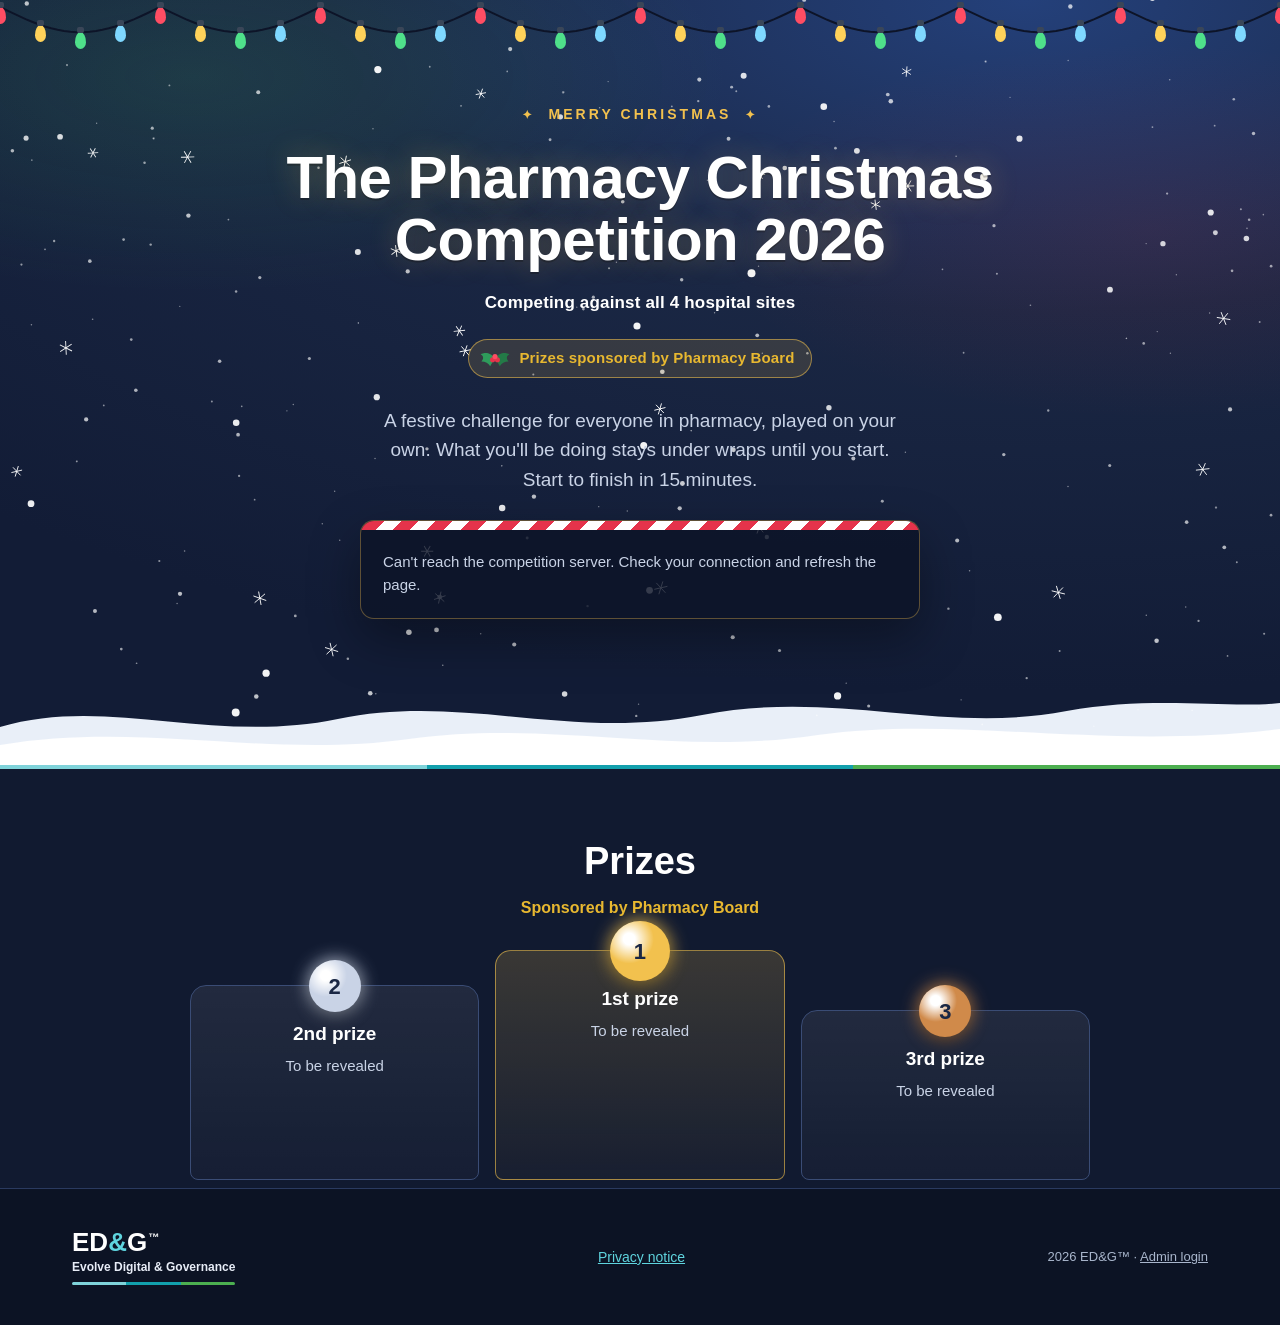
<file: index.html>
<!doctype html>
<html lang="en-GB">
<head>
<meta charset="utf-8">
<meta name="viewport" content="width=device-width, initial-scale=1">
<title>The Pharmacy Christmas Competition 2026 – ED&amp;G™</title>
<meta name="description" content="A festive pharmacy competition. 15 minutes, start to finish.">
<link rel="icon" href="assets/favicon.svg" type="image/svg+xml">
<link rel="stylesheet" href="site.css">
</head>
<body class="xmas t-lights">
<a class="skip" href="#main">Skip to content</a>


<main id="main">
  <section class="hero" id="start">
    <div class="stars" aria-hidden="true"></div>
    <div class="snow" id="snow" aria-hidden="true"></div>
    <div class="lights" id="lights" aria-hidden="true"><svg class="wire" viewBox="0 0 1000 40" preserveAspectRatio="none"><path id="wirePath" d=""/></svg></div>
    <div class="wrap">
      <div class="copy">
        <p class="eyebrow"><span aria-hidden="true">&#10022;</span> Merry Christmas <span aria-hidden="true">&#10022;</span></p>
        <h1 id="eventName">The Pharmacy Christmas Competition 2026</h1>
        <p class="sites">Competing against all 4 hospital sites</p>
        <p class="sponsor"><svg class="holly" viewBox="0 0 40 24" aria-hidden="true"><path d="M20 12 C14 2 6 4 2 6 C6 8 6 12 3 15 C8 15 12 17 14 21 C16 17 18 15 20 12z" fill="#2e9b5b"/><path d="M20 12 C26 2 34 4 38 6 C34 8 34 12 37 15 C32 15 28 17 26 21 C24 17 22 15 20 12z" fill="#237a47"/><circle cx="17" cy="13" r="3.2" fill="#e5334b"/><circle cx="23" cy="13" r="3.2" fill="#e5334b"/><circle cx="20" cy="9" r="3.2" fill="#ff4d63"/></svg>Prizes sponsored by Pharmacy Board</p>
        <p class="lead">A festive challenge for everyone in pharmacy, played on your own. What you'll be doing stays under wraps until you start. <span id="leadTime">Start to finish in 15 minutes.</span></p>

        <!-- Loading / not connected -->
        <div class="gate" id="gLoading" aria-live="polite"><p id="loadMsg">Loading the event…</p></div>

        <!-- Before the event: countdown -->
        <div class="gate" id="gSoon" hidden>
          <h2>The event starts in</h2>
          <div class="count" role="timer" aria-live="off" aria-label="Time until the event starts">
            <div><strong id="cD">0</strong><span>Days</span></div>
            <div><strong id="cH">00</strong><span>Hours</span></div>
            <div><strong id="cM">00</strong><span>Minutes</span></div>
            <div><strong id="cS">00</strong><span>Seconds</span></div>
          </div>
          <p id="startsText"></p>
          <div class="field">
            <label for="codeSoon">Access code</label>
            <input id="codeSoon" class="code" type="text" disabled aria-describedby="codeSoonHint">
            <span class="hint" id="codeSoonHint">You can enter the code when the countdown reaches zero.</span>
          </div>
        </div>

        <!-- Event open: access code -->
        <form class="gate" id="gCode" hidden novalidate>
          <h2>The event is open</h2>
          <div class="field">
            <label for="code">Access code</label>
            <div class="inline">
              <input id="code" class="code" type="text" maxlength="40" autocomplete="off" autocapitalize="characters" spellcheck="false" required aria-describedby="codeMsg">
              <button class="btn" type="submit" id="codeBtn">Continue</button>
            </div>
          </div>
          <p class="msg" id="codeMsg" role="alert"></p>
          <p id="closesText"></p>
        </form>

        <!-- Code accepted: name and email -->
        <form class="gate" id="gEnter" hidden novalidate>
          <p class="ok-line">Code accepted</p>
          <div class="field">
            <label for="player">Your name</label>
            <input id="player" type="text" maxlength="40" autocomplete="name" required>
            <span class="hint">Shown on the leaderboard.</span>
          </div>
          <div class="field">
            <label for="email">Your @nhs.net email address</label>
            <input id="email" type="email" maxlength="254" autocomplete="email" placeholder="firstname.lastname@nhs.net" required aria-describedby="emailNotice">
          </div>
          <div class="notice" id="emailNotice">
            <svg width="18" height="18" viewBox="0 0 24 24" fill="none" stroke="#e8b830" stroke-width="2" stroke-linecap="round" stroke-linejoin="round" aria-hidden="true"><circle cx="12" cy="12" r="10"/><path d="M12 16v-4M12 8h.01"/></svg>
            <span>We only use your email to make sure each person enters once. It is never shown on the leaderboard and is <strong>deleted 7 days after the competition ends</strong>. <a href="privacy.html">Privacy notice</a></span>
          </div>
          <p class="msg" id="enterMsg" role="alert"></p>
          <div class="inline">
            <button class="btn" type="submit" id="enterBtn">Start the challenge</button>
          </div>
          <p class="hint" style="margin:0;font-size:13px;color:#a9b6cc">Once you start, the clock runs. You can only enter once.</p>
        </form>

        <!-- After the event -->
        <div class="gate" id="gDone" hidden>
          <h2>This year's event has finished</h2>
          <p id="doneText">Thank you for playing. The results will be revealed here soon.</p>
        </div>
      </div>
    </div>
    <svg class="drift" viewBox="0 0 1440 90" preserveAspectRatio="none" aria-hidden="true"><path d="M0 52 C120 20 240 70 380 44 C520 18 640 66 790 40 C940 14 1060 60 1200 36 C1300 20 1380 34 1440 28 V90 H0z" fill="#e9eff8"/><path d="M0 70 C160 46 300 84 460 64 C620 44 760 82 920 60 C1080 40 1240 76 1440 54 V90 H0z" fill="#ffffff"/></svg>
    <div class="rule" aria-hidden="true"><span></span><span></span><span></span></div>
  </section>

  <section class="prizes" id="prizes" aria-labelledby="prizesTitle">
    <div class="wrap">
      <h2 id="prizesTitle">Prizes</h2>
      <p class="intro">Sponsored by Pharmacy Board</p>
      <ol class="podium">
        <li class="p2"><span class="medal" aria-hidden="true">2</span><strong>2nd prize</strong><span class="what" id="prize2">To be revealed</span></li>
        <li class="p1"><span class="medal" aria-hidden="true">1</span><strong>1st prize</strong><span class="what" id="prize1">To be revealed</span></li>
        <li class="p3"><span class="medal" aria-hidden="true">3</span><strong>3rd prize</strong><span class="what" id="prize3">To be revealed</span></li>
      </ol>
    </div>
  </section>

  <section class="wrap section" id="leaderboard" style="padding-bottom:88px" hidden>
    <div>
      <h2><span class="star" aria-hidden="true">&#9733;</span> Leaderboard</h2>
      <p class="intro">Top 20 scores.</p>
    </div>
    <div class="board">
      <table id="board" class="compact">
        <caption class="sr-only">Top 20 scores</caption>
        <thead><tr><th scope="col">Rank</th><th scope="col">Name</th><th scope="col" class="num">Total</th></tr></thead>
        <tbody><tr><td colspan="3" class="empty">Loading scores…</td></tr></tbody>
      </table>
    </div>
    <p class="msg" id="boardMsg" role="status"></p>
  </section>
</main>

<footer class="foot">
  <div class="wrap">
    <div class="edg" aria-label="ED&amp;G™">
      <span class="mark">ED<span class="amp">&amp;</span>G<span class="tm">™</span></span>
      <span class="name">Evolve Digital &amp; Governance</span>
      <span class="rule"><span></span><span></span><span></span></span>
    </div>
    <div class="links">
      <a href="privacy.html">Privacy notice</a>
    </div>
    <small>2026 ED&amp;G™ · <a class="admin-link" href="admin.html">Admin login</a></small>
  </div>
</footer>

<script src="vendor/supabase-js-2.45.4.min.js"></script>
<script src="config.js"></script>
<script src="common.js"></script>
<script>
(function () {
  "use strict";
  const $ = id => document.getElementById(id);
  const gates = ["gLoading", "gSoon", "gCode", "gEnter", "gDone"];
  const show = id => gates.forEach(g => { $(g).hidden = g !== id; });
  let ev = null, code = "", tick = null;

  XQ.snow($("snow"), 150);

  // A player already part-way through goes straight back to the game.
  const existing = XQ.run.get();
  if (existing && existing.id && !existing.finished) {
    const p = document.createElement("p");
    const a = document.createElement("a"); a.href = "play.html"; a.textContent = "Carry on with your entry";
    p.append("You have an entry in progress. ", a);
    p.className = "notice"; $("gLoading").parentNode.insertBefore(p, $("gLoading"));
  }

  function applyRounds() {
    const n = ev.rounds.length, mins = Math.max(1, Math.round(ev.roundSeconds * n / 60));
    const m = x => x + (x === 1 ? " minute" : " minutes");
    $("leadTime").textContent = "Start to finish in " + m(mins) + ".";
    // The leaderboard (totals only, so the competitions stay secret) appears once an admin reveals the results.
    if (ev.resultsPublic) { $("leaderboard").hidden = false; $("doneText").textContent = "Thank you for playing. The final leaderboard is below."; XQ.loadBoard($("board"), $("boardMsg"), []); }
  }

  const pad = n => String(n).padStart(2, "0");
  function update() {
    const now = ev.now();
    if (now < ev.startsAt) {
      if ($("gSoon").hidden) show("gSoon");
      let s = Math.max(0, Math.floor((ev.startsAt - now) / 1000));
      $("cD").textContent = Math.floor(s / 86400); s %= 86400;
      $("cH").textContent = pad(Math.floor(s / 3600)); s %= 3600;
      $("cM").textContent = pad(Math.floor(s / 60)); $("cS").textContent = pad(s % 60);
    } else if (now < ev.endsAt) {
      if (!$("gSoon").hidden || !$("gLoading").hidden) { show("gCode"); }
    } else {
      if ($("gDone").hidden) { show("gDone"); if (ev.resultsPublic) XQ.loadBoard($("board"), $("boardMsg"), []); }
      clearInterval(tick);
    }
  }

  async function init() {
    try {
      ev = await XQ.getEvent();
    } catch (e) {
      $("loadMsg").textContent = e.message;
      XQ.renderBoardHead($("board").tHead.rows[0], []);
      XQ.renderBoard($("board").tBodies[0], [], []);
      return;
    }
    if (ev.name) { $("eventName").textContent = ev.name; document.title = ev.name + " – ED&G™"; }
    ev.prizes.forEach((p, i) => { if (p) $("prize" + (i + 1)).textContent = p; });
    $("startsText").textContent = "Opens " + XQ.fmtDate(ev.startsAt) + ".";
    $("closesText").textContent = "Entries close " + XQ.fmtDate(ev.endsAt) + ".";
    applyRounds();
    update();
    tick = setInterval(update, 1000);
  }

  $("gCode").addEventListener("submit", async e => {
    e.preventDefault();
    const v = $("code").value.trim();
    if (!v) { $("codeMsg").textContent = "Enter the access code."; $("code").focus(); return; }
    $("codeBtn").disabled = true; $("codeMsg").textContent = "";
    try {
      if (await XQ.rpc("check_code", { p_code: v })) { code = v; show("gEnter"); $("player").focus(); }
      else { $("codeMsg").textContent = "That code is not right. Check it and try again."; $("code").select(); }
    } catch (err) { $("codeMsg").textContent = err.message; }
    $("codeBtn").disabled = false;
  });

  $("gEnter").addEventListener("submit", async e => {
    e.preventDefault();
    const name = $("player").value.replace(/\s+/g, " ").trim(), email = $("email").value.trim();
    if (!name) { $("enterMsg").textContent = "Enter your name."; $("player").focus(); return; }
    if (!/^[a-z0-9][a-z0-9._'-]*@nhs\.net$/i.test(email)) { $("enterMsg").textContent = "Enter your @nhs.net email address."; $("email").focus(); return; }
    $("enterBtn").disabled = true; $("enterMsg").textContent = "";
    try {
      const rows = await XQ.rpc("start_run", { p_code: code, p_name: name, p_email: email });
      const r = Array.isArray(rows) ? rows[0] : rows;
      if (!r || !r.run_id) { $("enterMsg").textContent = "That access code is not right. Go back and check it."; $("enterBtn").disabled = false; return; }
      XQ.run.set({ id: r.run_id, token: r.token, name, step: 0, best: {} });
      location.href = "play.html";
    } catch (err) { $("enterMsg").textContent = err.message; $("enterBtn").disabled = false; }
  });

  init();
})();
</script>
<script>
// Fairy-light garland across the top of the homepage: bulbs hang along a wire that dips between hooks.
(function () {
  const box = document.getElementById("lights"); if (!box) return;
  const N = 33, per = 4, cols = ["red", "gold", "green", "blue"];
  const dip = f => 6 + 22 * Math.sin(Math.PI * f);   // wire height (0-40) at fraction f between two hooks
  let d = "";
  for (let k = 0; k <= 200; k++) { const x = k / 200, seg = x * (N - 1) / per; d += (k ? " L" : "M") + (x * 1000).toFixed(1) + " " + dip(seg - Math.floor(seg)).toFixed(1); }
  document.getElementById("wirePath").setAttribute("d", d);
  for (let i = 0; i < N; i++) {
    const seg = i / per, y = dip(seg - Math.floor(seg)), b = document.createElement("i");
    b.className = "bulb " + cols[i % 4]; b.style.left = (i / (N - 1) * 100) + "%"; b.style.top = (y / 40 * 46) + "px"; b.style.animationDelay = (-(i * .37) % 2.4).toFixed(2) + "s";
    box.appendChild(b);
  }
})();
</script>
</body>
</html>
</file>
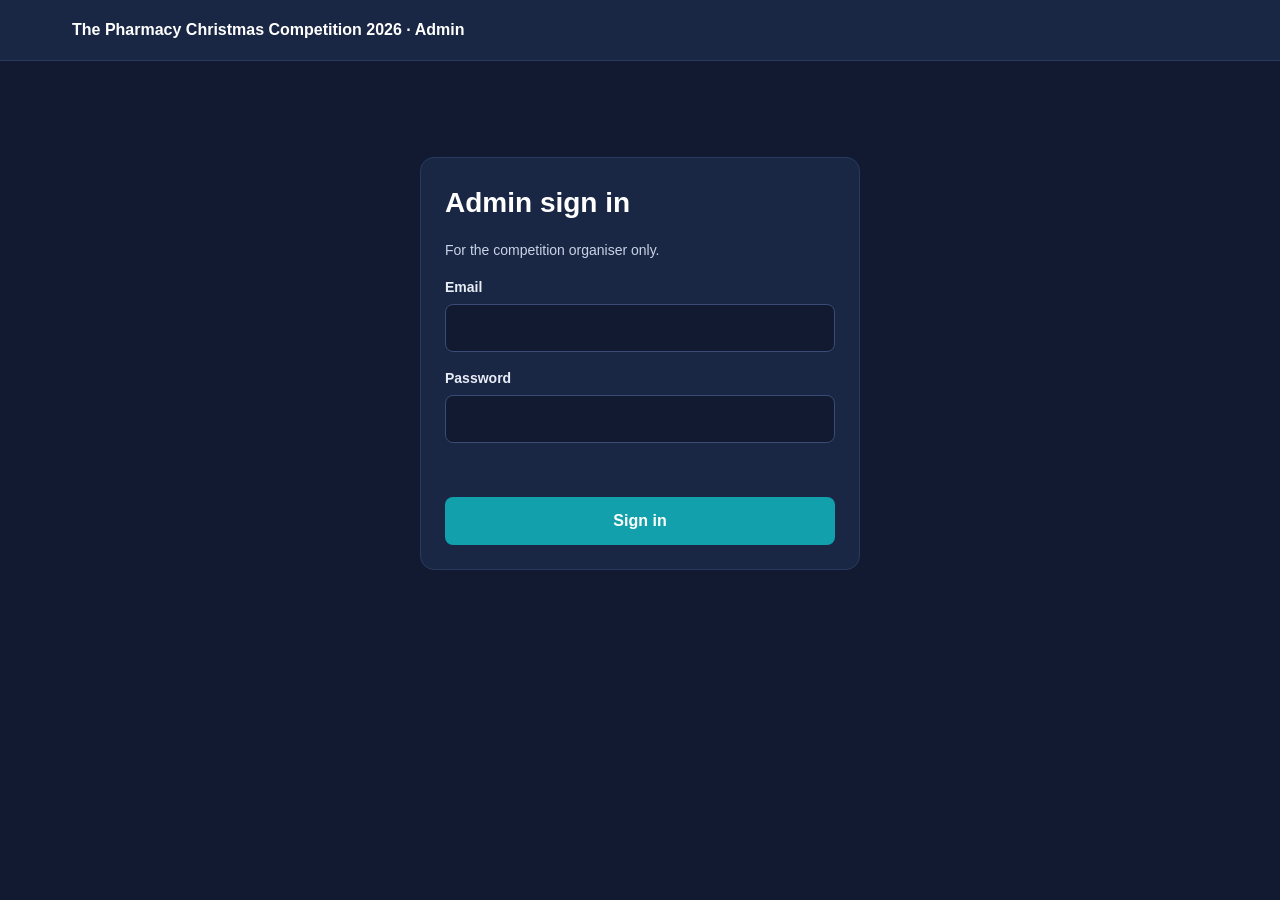
<file: admin.html>
<!doctype html>
<html lang="en-GB">
<head>
<meta charset="utf-8">
<meta name="viewport" content="width=device-width, initial-scale=1">
<meta name="robots" content="noindex, nofollow">
<title>Admin – The Pharmacy Christmas Competition 2026</title>
<link rel="icon" href="assets/favicon.svg" type="image/svg+xml">
<link rel="stylesheet" href="site.css">
</head>
<body>
<header class="top">
  <div class="wrap">
    <strong style="color:#fff">The Pharmacy Christmas Competition 2026 · Admin</strong>
    <div class="admin-bar" id="who" hidden>
      <span>Signed in as <strong id="whoEmail" style="color:#fff"></strong></span>
      <button class="btn ghost small" type="button" id="signOut">Sign out</button>
    </div>
  </div>
</header>

<main class="admin-wrap" id="main">

  <!-- Sign in -->
  <form class="box admin-login" id="login" novalidate>
    <h1 style="margin:0;font-size:28px;color:#fff">Admin sign in</h1>
    <p>For the competition organiser only.</p>
    <div class="field"><label for="lEmail">Email</label><input id="lEmail" type="email" autocomplete="username" required></div>
    <div class="field"><label for="lPass">Password</label><input id="lPass" type="password" autocomplete="current-password" required></div>
    <p class="msg" id="lMsg" role="alert"></p>
    <button class="btn" type="submit" id="lBtn">Sign in</button>
  </form>

  <!-- Admin app -->
  <div id="app" hidden>
    <div style="display:flex;flex-wrap:wrap;align-items:center;justify-content:space-between;gap:12px;margin-bottom:18px">
      <h1 style="margin:0;font-size:30px;color:#fff" id="appTitle">Competition admin</h1>
    </div>

    <!-- Quick controls: open/close and access code -->
    <section class="box quick" aria-label="Quick controls">
      <div class="quick-row">
        <div class="quick-state">
          <span class="lbl">The competition is</span>
          <strong id="qState">…</strong>
          <span class="hint" id="qWhen"></span>
        </div>
        <button class="btn big" type="button" id="toggleBtn" disabled>…</button>
      </div>
      <div class="quick-row">
        <div class="quick-state">
          <span class="lbl">Results (leaderboard and placings)</span>
          <strong id="rState">…</strong>
          <span class="hint">Hidden from players until you reveal them. You can always see scores in Entries.</span>
        </div>
        <button class="btn big" type="button" id="resultsBtn" disabled>…</button>
      </div>
      <form class="quick-row" id="codeForm" novalidate>
        <div class="field" style="flex:1 1 320px">
          <label for="fCode">Access code to get into the games</label>
          <div class="inline">
            <input id="fCode" class="code" type="text" maxlength="40" autocomplete="off" spellcheck="false" required aria-describedby="codeHint">
            <button class="btn ghost small" type="button" id="genCode">Generate</button>
            <button class="btn small" type="submit" id="codeBtn">Set code</button>
          </div>
          <span class="hint" id="codeHint">Players type this on the homepage. 3 to 40 characters, not case-sensitive. Changing it doesn't affect anyone already playing.</span>
        </div>
      </form>
      <p class="hint" id="qAttempts" style="margin:0;font-size:14px;color:#c9d3e6"></p>
      <p class="okmsg" id="qOk" role="status"></p>
      <p class="msg" id="qMsg" role="alert"></p>
    </section>
    <div class="tabs" role="tablist" aria-label="Admin sections">
      <button role="tab" id="tEvent" aria-controls="pEvent" aria-selected="true" type="button">Event</button>
      <button role="tab" id="tEntries" aria-controls="pEntries" aria-selected="false" type="button" tabindex="-1">Entries and scores</button>
      <button role="tab" id="tQuiz" aria-controls="pQuiz" aria-selected="false" type="button" tabindex="-1">Quiz questions</button>
      <button role="tab" id="tTest" aria-controls="pTest" aria-selected="false" type="button" tabindex="-1">Test the games</button>
      <button role="tab" id="tLog" aria-controls="pLog" aria-selected="false" type="button" tabindex="-1">Activity log</button>
    </div>

    <!-- Event -->
    <section id="pEvent" role="tabpanel" aria-labelledby="tEvent">
      <form id="evForm" novalidate>
        <div class="grid2">
          <div class="box">
            <h2>Schedule</h2>
            <div class="field"><label for="fName">Event name</label><input id="fName" type="text" maxlength="80" required></div>
            <div class="field"><label for="fStart">Opens</label><input id="fStart" type="datetime-local" required><span class="hint">The homepage counts down to this time. Entries open at this time.</span></div>
            <div class="field"><label for="fEnd">Closes</label><input id="fEnd" type="datetime-local" required><span class="hint">No new entries after this. All entries (names, emails and scores) are deleted automatically 7 days after this time, so reveal the results and contact winners before then.</span></div>
          </div>
          <div class="box">
            <h2>Competitions</h2>
            <p>Tick the ones to run. Use the arrows to set the order.</p>
            <ul class="comp-list" id="comps"></ul>
            <div class="field"><label for="fMins">Minutes per round</label><input id="fMins" type="number" min="1" max="15" step="1" required style="max-width:140px"><span class="hint" id="totalHint"></span></div>
          </div>
        </div>
        <div class="inline" style="margin-top:18px;align-items:center">
          <button class="btn" type="submit" id="saveBtn">Save changes</button>
          <span class="okmsg" id="evOk" role="status"></span>
        </div>
        <p class="msg" id="evMsg" role="alert"></p>
      </form>
      <form class="box" id="prizeForm" novalidate style="margin-top:22px;max-width:640px">
        <h2>Prizes</h2>
        <p>Shown on the homepage as 1st, 2nd and 3rd prizes, sponsored by Pharmacy Board. Leave one blank to show "To be revealed".</p>
        <div class="field"><label for="p1">1st prize</label><input id="p1" type="text" maxlength="120"></div>
        <div class="field"><label for="p2">2nd prize</label><input id="p2" type="text" maxlength="120"></div>
        <div class="field"><label for="p3">3rd prize</label><input id="p3" type="text" maxlength="120"></div>
        <div class="inline" style="align-items:center"><button class="btn" type="submit" id="prizeBtn">Save prizes</button><span class="okmsg" id="prizeOk" role="status"></span></div>
        <p class="msg" id="prizeMsg" role="alert"></p>
      </form>
    </section>

    <!-- Entries -->
    <section id="pEntries" role="tabpanel" aria-labelledby="tEntries" hidden>
      <div class="stats">
        <div><span>Entries</span><strong id="sAll">0</strong></div>
        <div><span>Finished</span><strong id="sDone">0</strong></div>
        <div><span>In progress or abandoned</span><strong id="sLive">0</strong></div>
        <div><span>Emails still held</span><strong id="sEmail">0</strong></div>
        <div><span>Entries with refused scores</span><strong id="sFlag">0</strong></div>
      </div>
      <div class="toolbar">
        <label for="search" class="sr-only">Search entries</label>
        <input id="search" type="search" placeholder="Search by name or email">
        <button class="btn ghost small" type="button" id="refresh">Refresh</button>
        <button class="btn ghost small" type="button" id="csv">Export CSV</button>
      </div>
      <div class="board">
        <table id="entries">
          <caption class="sr-only">All entries</caption>
          <thead><tr><th scope="col">#</th><th scope="col">Name</th><th scope="col">Email</th><th scope="col">Entered</th><th scope="col" class="num">Flight</th><th scope="col" class="num">Grotto</th><th scope="col" class="num">Quiz</th><th scope="col" class="num">Total</th><th scope="col">Flags</th><th scope="col"><span class="sr-only">Actions</span></th></tr></thead>
          <tbody><tr><td colspan="10" class="empty">Loading…</td></tr></tbody>
        </table>
      </div>
      <p class="msg" id="enMsg" role="alert"></p>
      <div class="box danger" style="margin-top:28px">
        <h3>Delete all entries</h3>
        <p>Use this to clear test entries before the event, or everything afterwards. This can't be undone.</p>
        <form class="inline" id="wipeForm" novalidate>
          <label for="wipeTxt" class="sr-only">Type DELETE to confirm</label>
          <input id="wipeTxt" type="text" placeholder="Type DELETE" autocomplete="off" style="max-width:220px">
          <button class="btn bad small" type="submit">Delete all entries</button>
        </form>
      </div>
    </section>

    <!-- Quiz questions -->
    <section id="pQuiz" role="tabpanel" aria-labelledby="tQuiz" hidden>
      <div class="stats">
        <div><span>Questions in the quiz</span><strong id="qOn">0</strong></div>
        <div><span>Hidden</span><strong id="qOff">0</strong></div>
        <div><span>Total points available</span><strong id="qPts">0</strong></div>
      </div>
      <p class="qnote">Questions and answers are stored only in the database. Players get one question at a time, with the 4 options in a different order for each player and nothing that shows which is right. The server marks each answer.</p>
      <div class="grid2">
        <form class="box" id="qForm" novalidate>
          <h2 id="qfTitle">Add a question</h2>
          <fieldset class="qkind"><legend>Type of question</legend>
            <label class="qchk"><input type="radio" name="qKind" value="text" checked> Written question</label>
            <label class="qchk"><input type="radio" name="qKind" value="image"> Guess the picture</label>
          </fieldset>
          <div id="qPicBox" hidden>
            <div class="field"><label for="qFile">Picture (JPG or PNG)</label><input id="qFile" type="file" accept="image/jpeg,image/png,image/webp"></div>
            <div class="pic qprev"><canvas id="qCanvas" width="800" height="500" role="img" aria-label="Picture preview"></canvas><div class="qgrid" aria-hidden="true"></div><p class="qempty" id="qEmpty">No picture chosen</p></div>
            <p class="qhint">It's cropped to fit (16:10) and cut into 20 tiles. Players start with 1 tile showing, and the rest uncover at random spots over the time limit. A right answer straight away scores full points, falling to 10% when the whole picture is showing.</p>
          </div>
          <div class="field"><label for="qText">Question</label><textarea id="qText" rows="3" maxlength="300" required></textarea></div>
          <fieldset class="qopts"><legend>Options. Tick the correct one.</legend>
            <div class="qopt"><input type="radio" name="qRight" id="qR1" value="1" aria-label="Option 1 is correct"><label class="sr-only" for="qO1">Option 1</label><input id="qO1" type="text" maxlength="150" placeholder="Option 1"></div>
            <div class="qopt"><input type="radio" name="qRight" id="qR2" value="2" aria-label="Option 2 is correct"><label class="sr-only" for="qO2">Option 2</label><input id="qO2" type="text" maxlength="150" placeholder="Option 2"></div>
            <div class="qopt"><input type="radio" name="qRight" id="qR3" value="3" aria-label="Option 3 is correct"><label class="sr-only" for="qO3">Option 3</label><input id="qO3" type="text" maxlength="150" placeholder="Option 3"></div>
            <div class="qopt"><input type="radio" name="qRight" id="qR4" value="4" aria-label="Option 4 is correct"><label class="sr-only" for="qO4">Option 4</label><input id="qO4" type="text" maxlength="150" placeholder="Option 4"></div>
          </fieldset>
          <div class="qrow">
            <div class="field"><label for="qPoints">Points</label><input id="qPoints" type="number" min="0" max="1000" step="10" value="100"></div>
            <div class="field"><label for="qSecs">Seconds to answer</label><input id="qSecs" type="number" min="5" max="180" step="5" value="20"></div>
            <label class="qchk"><input id="qActive" type="checkbox" checked> In the quiz</label>
          </div>
          <p class="msg" id="qMsg" role="alert"></p>
          <div class="inline"><button class="btn" type="submit" id="qSave">Add question</button><button class="btn ghost" type="button" id="qCancel" hidden>Cancel edit</button></div>
        </form>
        <form class="box" id="qBulk" novalidate>
          <h2>Add many at once</h2>
          <p>Paste from Excel or a CSV, one question per line: <strong>Question, Option 1, Option 2, Option 3, Option 4, Correct (1 to 4)</strong>, and optionally Points and Seconds to answer (5 to 180, 20 if blank). A heading row is skipped. Picture questions are added one at a time with the form.</p>
          <div class="field"><label for="qPaste" class="sr-only">Questions to add</label><textarea id="qPaste" rows="7" placeholder="Which vitamin is made in the skin in sunlight?, Vitamin A, Vitamin C, Vitamin D, Vitamin K, 3"></textarea></div>
          <p class="msg" id="qbMsg" role="alert"></p>
          <div class="inline"><button class="btn" type="submit" id="qbGo">Add these questions</button><button class="btn ghost" type="button" id="qTpl">Download template</button></div>
        </form>
      </div>
      <div class="toolbar" style="margin-top:22px">
        <h2 style="margin:0 auto 0 0;font-size:20px">Questions, in the order they're asked</h2>
        <label class="qchk"><input id="qShow" type="checkbox"> Show answers</label>
        <button class="btn ghost small" type="button" id="qRefresh">Refresh</button>
      </div>
      <div class="board">
        <table id="qTable">
          <caption class="sr-only">Quiz questions</caption>
          <thead><tr><th scope="col">#</th><th scope="col">Question and options</th><th scope="col" class="num">Points</th><th scope="col" class="num">Answered</th><th scope="col"><span class="sr-only">Actions</span></th></tr></thead>
          <tbody><tr><td colspan="5" class="empty">Loading…</td></tr></tbody>
        </table>
      </div>
      <p class="msg" id="qlMsg" role="alert"></p>
    </section>

    <!-- Test the games (admin only, nothing saved) -->
    <section id="pTest" role="tabpanel" aria-labelledby="tTest" hidden>
      <p class="qnote">Play any round as a player would, with your round length. Test plays aren't saved: no access code, no entry, no email, and nothing goes on the leaderboard. Works whether the competition is open or closed.</p>
      <div class="cards">
        <article class="card"><div class="body"><span class="tag">Round</span><h3>Reindeer Flight</h3><p>Includes the tutorial, which you can skip here (players can't). The clock starts when the real flight begins. Keyboard only.</p><button class="btn" type="button" data-test="flight">Play test</button></div></article>
        <article class="card"><div class="body"><span class="tag">Round</span><h3>Grotto Dash</h3><p>The clock starts when you press start in the game.</p><button class="btn" type="button" data-test="grotto">Play test</button></div></article>
        <article class="card"><div class="body"><span class="tag">Round</span><h3>The Christmas Quiz</h3><p>Every question that's in the quiz, in order, with the options shuffled as players see them.</p><button class="btn" type="button" data-test="quiz">Play test</button></div></article>
      </div>
      <p class="okmsg" id="testMsg" role="status" style="margin-top:16px"></p>
      <section class="panel" id="testQuiz" hidden aria-live="polite" style="margin-top:20px;max-width:none"></section>
    </section>

    <!-- Log -->
    <section id="pLog" role="tabpanel" aria-labelledby="tLog" hidden>
      <div class="box"><h2>Recent admin changes</h2><ul class="log" id="log"></ul></div>
    </section>
  </div>

  <!-- Flags for an entry -->
  <dialog id="flagsDlg" aria-labelledby="fgTitle">
    <form method="dialog" novalidate>
      <h2 id="fgTitle">Refused scores</h2>
      <p style="margin:0;font-size:14px;color:#c9d3e6" id="fgWho"></p>
      <ul class="log" id="fgList"></ul>
      <div class="inline"><button class="btn" type="submit">Close</button></div>
    </form>
  </dialog>

  <!-- Edit entry -->
  <dialog id="edit" aria-labelledby="edTitle">
    <form method="dialog" id="edForm" novalidate>
      <h2 id="edTitle">Edit name or visibility</h2>
      <div class="field"><label for="eName">Name</label><input id="eName" type="text" maxlength="40" required></div>
      <p style="margin:0;font-size:14px;color:#c9d3e6">Scores can't be changed. They are set only by the server during play.</p>
      <label style="display:flex;gap:10px;align-items:center;font-weight:600"><input id="eHidden" type="checkbox" style="width:20px;height:20px;accent-color:#12a0ad"> Hide from the leaderboard</label>
      <p class="msg" id="eMsg" role="alert"></p>
      <div class="inline"><button class="btn" type="submit" value="save" id="eSave">Save</button><button class="btn ghost" type="button" id="eCancel">Cancel</button></div>
    </form>
  </dialog>
</main>

<div class="timer hidden" id="tTimer" role="timer" aria-live="off"><span class="lbl">Test &middot; time left</span><span id="tLeft">5:00</span></div>
<script src="vendor/supabase-js-2.45.4.min.js"></script>
<script src="config.js"></script>
<script>
(function () {
  "use strict";
  const $ = id => document.getElementById(id);
  const C = window.XMAS_CONFIG || {};
  const NAMES = { flight: "Reindeer Flight", grotto: "Grotto Dash", quiz: "The Christmas Quiz" };
  const db = window.supabase.createClient(C.SUPABASE_URL, C.SUPABASE_ANON_KEY, { auth: { persistSession: true, storageKey: "xmasAdminAuth", autoRefreshToken: true } });
  let settings = null, comps = [], entries = [], editing = null;

  async function rpc(name, args) {
    let res;
    try { res = await db.rpc(name, args || {}); } catch (e) { throw new Error("Can't reach the server. Check your connection."); }
    if (res.error) throw new Error(res.error.message || "Something went wrong");
    return res.data;
  }
  const fmt = t => t ? new Date(t).toLocaleString("en-GB", { day: "numeric", month: "short", hour: "2-digit", minute: "2-digit" }) : "";
  const pad = n => String(n).padStart(2, "0");
  const toInput = t => { const d = new Date(t); return d.getFullYear() + "-" + pad(d.getMonth() + 1) + "-" + pad(d.getDate()) + "T" + pad(d.getHours()) + ":" + pad(d.getMinutes()); };
  const fromInput = v => v ? new Date(v).toISOString() : null;
  const td = (text, cls) => { const c = document.createElement("td"); if (cls) c.className = cls; c.textContent = text; return c; };

  // ---------- Sign in / out ----------
  async function enter() {
    let me;
    try { me = await rpc("admin_whoami"); me = Array.isArray(me) ? me[0] : me; } catch (e) { me = null; }
    if (!me || !me.is_admin) {
      await db.auth.signOut();
      $("lMsg").textContent = "This account isn't set up as an admin.";
      $("login").hidden = false; $("app").hidden = true; $("who").hidden = true; return;
    }
    $("whoEmail").textContent = me.email || "";
    $("login").hidden = true; $("app").hidden = false; $("who").hidden = false;
    await loadSettings();
  }
  $("login").addEventListener("submit", async e => {
    e.preventDefault();
    $("lMsg").textContent = ""; $("lBtn").disabled = true;
    const { error } = await db.auth.signInWithPassword({ email: $("lEmail").value.trim(), password: $("lPass").value });
    $("lBtn").disabled = false;
    if (error) { $("lMsg").textContent = /invalid/i.test(error.message) ? "Email or password not recognised." : error.message; return; }
    $("lPass").value = "";
    enter();
  });
  $("signOut").addEventListener("click", async () => { await db.auth.signOut(); location.reload(); });

  // ---------- Tabs ----------
  const tabs = [["tEvent", "pEvent"], ["tEntries", "pEntries"], ["tQuiz", "pQuiz"], ["tTest", "pTest"], ["tLog", "pLog"]];
  function selectTab(id) {
    tabs.forEach(([t, p]) => { const on = t === id; $(t).setAttribute("aria-selected", on); $(t).tabIndex = on ? 0 : -1; $(p).hidden = !on; });
    if (id === "tEntries") loadEntries();
    if (id === "tLog") loadLog();
    if (id === "tQuiz") loadQuestions();
  }
  tabs.forEach(([t], i) => {
    $(t).addEventListener("click", () => selectTab(t));
    $(t).addEventListener("keydown", e => {
      if (e.key !== "ArrowRight" && e.key !== "ArrowLeft") return;
      const n = tabs[(i + (e.key === "ArrowRight" ? 1 : tabs.length - 1)) % tabs.length][0]; selectTab(n); $(n).focus();
    });
  });

  // ---------- Event settings ----------
  const isOpen = () => { const n = Date.now(); return settings && n >= new Date(settings.event_starts_at).getTime() && n < new Date(settings.event_ends_at).getTime(); };
  function status() {
    if (!settings) return;
    const now = Date.now(), s = new Date(settings.event_starts_at).getTime(), e = new Date(settings.event_ends_at).getTime(), st = $("qState"), btn = $("toggleBtn");
    if (now < s) { st.textContent = "Closed (counting down)"; st.className = "soon"; $("qWhen").textContent = "Opens automatically " + fmt(s) + ", closes " + fmt(e) + "."; }
    else if (now < e) { st.textContent = "Open"; st.className = "open"; $("qWhen").textContent = "Players with the code can enter. Closes automatically " + fmt(e) + "."; }
    else { st.textContent = "Closed"; st.className = "closed"; $("qWhen").textContent = "Closed " + fmt(e) + ". Nobody new can enter."; }
    btn.disabled = false;
    if (now >= s && now < e) { btn.textContent = "Close the competition"; btn.className = "btn big bad"; }
    else { btn.textContent = "Open the competition"; btn.className = "btn big go"; }
  }
  function renderComps() {
    const ul = $("comps"); ul.textContent = "";
    comps.forEach((c, i) => {
      const li = document.createElement("li"); if (!c.on) li.className = "off";
      const n = document.createElement("span"); n.className = "n"; n.textContent = c.on ? String(comps.filter((x, j) => x.on && j <= i).length) : "–"; n.setAttribute("aria-hidden", "true");
      const lab = document.createElement("label"); const cb = document.createElement("input"); cb.type = "checkbox"; cb.checked = c.on;
      cb.addEventListener("change", () => { c.on = cb.checked; renderComps(); });
      lab.append(cb, NAMES[c.key]);
      const up = document.createElement("button"); up.type = "button"; up.className = "icon-btn"; up.textContent = "↑"; up.setAttribute("aria-label", "Move " + NAMES[c.key] + " up"); up.disabled = i === 0;
      up.addEventListener("click", () => { [comps[i - 1], comps[i]] = [comps[i], comps[i - 1]]; renderComps(); ul.children[i - 1].querySelector("button").focus(); });
      const dn = document.createElement("button"); dn.type = "button"; dn.className = "icon-btn"; dn.textContent = "↓"; dn.setAttribute("aria-label", "Move " + NAMES[c.key] + " down"); dn.disabled = i === comps.length - 1;
      dn.addEventListener("click", () => { [comps[i + 1], comps[i]] = [comps[i], comps[i + 1]]; renderComps(); ul.children[i + 1].querySelectorAll("button")[1].focus(); });
      li.append(n, lab, up, dn); ul.appendChild(li);
    });
    totalHint();
  }
  function totalHint() {
    const n = comps.filter(c => c.on).length, m = Number($("fMins").value) || 0;
    $("totalHint").textContent = n ? n + (n === 1 ? " round" : " rounds") + " × " + m + " min = " + (n * m) + " minutes in total" + (n * m > 15 ? " (over the 15-minute target)" : "") : "Tick at least one competition.";
  }
  $("fMins").addEventListener("input", totalHint);
  function fill(s) {
    settings = s;
    resultsUI(s);
    $("p1").value = s.prize_1 || ""; $("p2").value = s.prize_2 || ""; $("p3").value = s.prize_3 || "";
    $("fName").value = s.event_name; $("fStart").value = toInput(s.event_starts_at); $("fEnd").value = toInput(s.event_ends_at);
    $("fCode").value = s.access_code; $("fMins").value = Math.round(s.round_seconds / 60);
    const on = s.rounds || [];
    comps = on.map(k => ({ key: k, on: true })).concat(["flight", "grotto", "quiz"].filter(k => !on.includes(k)).map(k => ({ key: k, on: false })));
    renderComps(); status();
  }
  async function loadSettings() {
    try { const r = await rpc("admin_get_settings"); fill(Array.isArray(r) ? r[0] : r); } catch (e) { $("evMsg").textContent = e.message; }
    loadAttempts();
  }
  async function loadAttempts() {
    try {
      const r = await rpc("admin_code_attempts"); const a = Array.isArray(r) ? r[0] : r;
      const n = Number(a.last_hour) || 0, l = Number(a.locked_connections) || 0;
      $("qAttempts").textContent = "Wrong code attempts in the last hour: " + n + (l ? ". " + l + (l === 1 ? " connection is" : " connections are") + " locked out for guessing." : ".");
      $("qAttempts").style.color = l ? "#e8b830" : "#c9d3e6";
    } catch (e) { $("qAttempts").textContent = ""; }
  }
  setInterval(() => { if (settings) loadAttempts(); }, 60000);
  async function save(overrides, okText) {
    $("evMsg").textContent = ""; $("evOk").textContent = ""; $("saveBtn").disabled = true;
    const args = Object.assign({
      p_event_name: $("fName").value.trim(), p_starts_at: fromInput($("fStart").value), p_ends_at: fromInput($("fEnd").value),
      p_access_code: $("fCode").value.trim(), p_rounds: comps.filter(c => c.on).map(c => c.key), p_round_seconds: Math.round((Number($("fMins").value) || 0) * 60)
    }, overrides || {});
    try { const r = await rpc("admin_save_settings", args); fill(Array.isArray(r) ? r[0] : r); $("evOk").textContent = okText || "Saved."; }
    catch (e) { $("evMsg").textContent = e.message; }
    $("saveBtn").disabled = false;
  }
  $("evForm").addEventListener("submit", e => { e.preventDefault(); save(); });
  // Quick controls save only what they change; everything else stays as last saved.
  async function quickSave(overrides, okText) {
    $("qMsg").textContent = ""; $("qOk").textContent = ""; $("toggleBtn").disabled = true; $("codeBtn").disabled = true;
    const args = Object.assign({
      p_event_name: settings.event_name, p_starts_at: settings.event_starts_at, p_ends_at: settings.event_ends_at,
      p_access_code: settings.access_code, p_rounds: settings.rounds, p_round_seconds: settings.round_seconds
    }, overrides);
    try { const r = await rpc("admin_save_settings", args); fill(Array.isArray(r) ? r[0] : r); $("qOk").textContent = okText; }
    catch (e) { $("qMsg").textContent = e.message; status(); }
    $("codeBtn").disabled = false;
  }
  function resultsUI(s) { $("rState").textContent = s.results_public ? "Revealed" : "Hidden"; $("resultsBtn").textContent = s.results_public ? "Hide results" : "Reveal results"; $("resultsBtn").disabled = false; }
  $("resultsBtn").addEventListener("click", async () => {
    const show = !settings.results_public;
    if (!confirm(show ? "Reveal the results? The leaderboard appears on the homepage and players see their placing." : "Hide the results again? The leaderboard disappears from the homepage.")) return;
    $("resultsBtn").disabled = true;
    try { await rpc("admin_set_results", { p_show: show }); settings.results_public = show; resultsUI(settings); }
    catch (e) { $("qMsg").textContent = e.message; $("resultsBtn").disabled = false; }
  });
  $("toggleBtn").addEventListener("click", () => {
    const now = new Date();
    if (isOpen()) {
      if (!confirm("Close the competition now? Nobody new can enter. Anyone already playing can finish.")) return;
      const start = new Date(settings.event_starts_at);
      quickSave({ p_starts_at: (start < now ? start : new Date(now.getTime() - 60e3)).toISOString(), p_ends_at: now.toISOString() }, "Closed. The homepage now says the competition has finished.");
    } else {
      const end = new Date(settings.event_ends_at), newEnd = end > now ? end : new Date(now.getTime() + 24 * 3600e3);
      if (!confirm("Open the competition now? Anyone with the access code (" + settings.access_code + ") can enter until " + fmt(newEnd) + ".")) return;
      quickSave({ p_starts_at: now.toISOString(), p_ends_at: newEnd.toISOString() }, "Open. Players can enter now with the access code.");
    }
  });
  $("codeForm").addEventListener("submit", e => {
    e.preventDefault();
    const c = $("fCode").value.trim();
    if (c === settings.access_code) { $("qOk").textContent = "That is already the code."; return; }
    quickSave({ p_access_code: c }, "Access code set to " + c + ".");
  });
  $("genCode").addEventListener("click", () => {
    const words = ["SLEIGH", "TINSEL", "HOLLY", "SNOW", "ELF", "STAR", "BAUBLE", "CRACKER", "MISTLETOE", "REINDEER"];
    const a = new Uint32Array(3); crypto.getRandomValues(a);
    const w1 = words[a[0] % words.length]; let w2 = words[a[1] % words.length]; if (w2 === w1) w2 = words[(a[1] + 1) % words.length];
    $("fCode").value = w1 + "-" + w2 + "-" + String(1000 + (a[2] % 9000));
    $("qMsg").textContent = ""; $("qOk").textContent = "New code generated. Press Set code to use it.";
  });
  setInterval(status, 30000);

  // ---------- Entries ----------
  function stats() {
    $("sAll").textContent = entries.length;
    $("sDone").textContent = entries.filter(e => e.finished_at).length;
    $("sLive").textContent = entries.filter(e => !e.finished_at).length;
    $("sEmail").textContent = entries.filter(e => e.email).length;
    $("sFlag").textContent = entries.filter(e => Number(e.flags) > 0).length;
  }
  function renderEntries() {
    const q = $("search").value.trim().toLowerCase(), tb = $("entries").tBodies[0]; tb.textContent = "";
    const rows = entries.filter(e => !q || (e.player_name || "").toLowerCase().includes(q) || (e.email || "").toLowerCase().includes(q));
    if (!rows.length) { const tr = document.createElement("tr"), c = td(entries.length ? "No entries match your search." : "No entries yet.", "empty"); c.colSpan = 10; tr.appendChild(c); tb.appendChild(tr); return; }
    rows.forEach(e => {
      const tr = document.createElement("tr"); if (e.hidden) tr.className = "is-hidden";
      const name = td(e.player_name);
      if (e.hidden) { const s = document.createElement("span"); s.className = "sub"; s.textContent = "Hidden from leaderboard"; name.appendChild(s); }
      const mail = td(e.email || "Deleted"); if (!e.email) mail.style.color = "#a9b6cc";
      const when = td(fmt(e.started_at)); const st = document.createElement("span"); st.className = "sub"; st.textContent = e.finished_at ? "Finished" : "Not finished"; when.appendChild(st);
      const acts = document.createElement("td"); acts.className = "acts";
      const b = (label, cls, fn, aria) => { const x = document.createElement("button"); x.type = "button"; x.textContent = label; if (cls) x.className = cls; x.setAttribute("aria-label", aria); x.addEventListener("click", fn); return x; };
      acts.append(
        b("Edit", "", () => openEdit(e), "Edit " + e.player_name),
        b(e.hidden ? "Show" : "Hide", "", () => update(e, { p_hidden: !e.hidden }), (e.hidden ? "Show " : "Hide ") + e.player_name),
        b("Delete", "del", () => del(e), "Delete " + e.player_name));
      const fl = document.createElement("td"), nf = Number(e.flags) || 0;
      if (nf) { const fb = document.createElement("button"); fb.type = "button"; fb.className = "flag-btn"; fb.textContent = nf + (nf === 1 ? " flag" : " flags"); fb.setAttribute("aria-label", "Show " + nf + " refused scores for " + e.player_name); fb.addEventListener("click", () => showFlags(e)); fl.appendChild(fb); }
      else { fl.textContent = "None"; fl.style.color = "#a9b6cc"; }
      tr.append(td(String(entries.indexOf(e) + 1), "pos"), name, mail, when,
        td(e.flight_score.toLocaleString("en-GB"), "num"), td(e.grotto_score.toLocaleString("en-GB"), "num"), td(e.quiz_score.toLocaleString("en-GB"), "num"), td(e.total.toLocaleString("en-GB"), "num tot"), fl, acts);
      tb.appendChild(tr);
    });
  }
  async function loadEntries() {
    $("enMsg").textContent = "";
    try { entries = await rpc("admin_list_entries") || []; stats(); renderEntries(); } catch (e) { $("enMsg").textContent = e.message; }
  }
  $("search").addEventListener("input", renderEntries);
  $("refresh").addEventListener("click", loadEntries);
  async function update(e, changes) {
    const a = Object.assign({ p_id: e.id, p_name: e.player_name, p_hidden: e.hidden }, changes);
    try { await rpc("admin_update_entry", a); await loadEntries(); return true; } catch (err) { $("enMsg").textContent = err.message; return err; }
  }
  async function del(e) {
    if (!confirm("Delete the entry for " + e.player_name + "? This can't be undone.")) return;
    try { await rpc("admin_delete_entry", { p_id: e.id }); await loadEntries(); } catch (err) { $("enMsg").textContent = err.message; }
  }
  async function showFlags(e) {
    $("fgWho").textContent = e.player_name + ". The server refused these scores because they were not possible in the time played. You can hide or delete the entry.";
    const ul = $("fgList"); ul.textContent = "";
    try {
      const rows = await rpc("admin_entry_flags", { p_id: e.id });
      rows.forEach(f => { const li = document.createElement("li"), t = document.createElement("time"), s = document.createElement("strong");
        t.textContent = fmt(f.at) + " · " + (NAMES[f.round] || f.round); s.textContent = "Claimed " + Number(f.claimed).toLocaleString("en-GB");
        li.append(t, s, ", allowed " + Number(f.allowed).toLocaleString("en-GB") + " (" + f.reason + ")"); ul.appendChild(li); });
    } catch (err) { const li = document.createElement("li"); li.textContent = err.message; ul.appendChild(li); }
    $("flagsDlg").showModal();
  }
  function openEdit(e) {
    editing = e; $("eMsg").textContent = "";
    $("eName").value = e.player_name; $("eHidden").checked = e.hidden;
    $("edit").showModal(); $("eName").focus();
  }
  $("eCancel").addEventListener("click", () => $("edit").close());
  $("edForm").addEventListener("submit", async ev => {
    ev.preventDefault();
    const r = await update(editing, { p_name: $("eName").value, p_hidden: $("eHidden").checked });
    if (r === true) $("edit").close(); else $("eMsg").textContent = r.message;
  });
  $("wipeForm").addEventListener("submit", async ev => {
    ev.preventDefault();
    if ($("wipeTxt").value !== "DELETE") { $("enMsg").textContent = "Type DELETE in capitals to confirm."; return; }
    try { const n = await rpc("admin_delete_all_entries", { p_confirm: "DELETE" }); $("wipeTxt").value = ""; await loadEntries(); $("enMsg").textContent = ""; alert(n + " entries deleted."); }
    catch (e) { $("enMsg").textContent = e.message; }
  });
  $("csv").addEventListener("click", () => {
    const safe = v => { let s = v == null ? "" : String(v); if (/^[=+\-@\t\r]/.test(s)) s = "'" + s; return '"' + s.replace(/"/g, '""') + '"'; };
    const head = ["Rank", "Name", "Email", "Entered", "Finished", "Reindeer Flight", "Grotto Dash", "Quiz", "Quiz correct", "Quiz answered", "Total", "Hidden", "Refused scores"];
    const lines = [head.map(safe).join(",")].concat(entries.map((e, i) => [i + 1, e.player_name, e.email || "", e.started_at, e.finished_at || "", e.flight_score, e.grotto_score, e.quiz_score, e.quiz_correct, e.quiz_answered, e.total, e.hidden ? "Yes" : "No", e.flags || 0].map(safe).join(",")));
    const a = document.createElement("a"); a.href = URL.createObjectURL(new Blob(["﻿" + lines.join("\r\n")], { type: "text/csv" }));
    a.download = "competition-entries-" + new Date().toISOString().slice(0, 10) + ".csv"; document.body.appendChild(a); a.click(); a.remove();
  });

  // ---------- Quiz questions ----------
  let questions = [], qEditing = null;
  const qInputs = [1, 2, 3, 4].map(i => $("qO" + i));
  // ----- picture questions: crop to 800 x 500 in the browser and cut into 20 tiles (5 x 4) -----
  let qTiles = null;   // new tiles to upload; null = keep the current picture
  const qCtx = $("qCanvas").getContext("2d");
  const qKind = () => (document.querySelector("input[name=qKind]:checked") || {}).value || "text";
  function qKindUI() { const img = qKind() === "image"; $("qPicBox").hidden = !img; if (img && !$("qText").value.trim()) $("qText").value = "Who or what is in the picture?"; }
  function qClearPic() { qCtx.clearRect(0, 0, 800, 500); $("qEmpty").hidden = false; qTiles = null; $("qFile").value = ""; }
  document.querySelectorAll("input[name=qKind]").forEach(r => r.addEventListener("change", () => { qKindUI(); if (qKind() === "image" && $("qSecs").value === "20") $("qSecs").value = 30; if (qKind() === "text" && $("qSecs").value === "30") $("qSecs").value = 20; }));
  $("qFile").addEventListener("change", () => {
    const f = $("qFile").files[0]; $("qMsg").textContent = ""; if (!f) return;
    if (!/^image\/(jpeg|png|webp)$/.test(f.type)) { $("qMsg").textContent = "Choose a JPG or PNG picture."; return; }
    const url = URL.createObjectURL(f), img = new Image();
    img.onload = () => {
      const sc = Math.max(800 / img.naturalWidth, 500 / img.naturalHeight), w = img.naturalWidth * sc, h = img.naturalHeight * sc;
      qCtx.fillStyle = "#000"; qCtx.fillRect(0, 0, 800, 500); qCtx.drawImage(img, (800 - w) / 2, (500 - h) / 2, w, h); URL.revokeObjectURL(url);
      const t = document.createElement("canvas"); t.width = 160; t.height = 125; const tc = t.getContext("2d"); qTiles = [];
      for (let i = 0; i < 20; i++) { tc.drawImage($("qCanvas"), (i % 5) * 160, Math.floor(i / 5) * 125, 160, 125, 0, 0, 160, 125); qTiles.push(t.toDataURL("image/jpeg", .82)); }
      $("qEmpty").hidden = true;
    };
    img.onerror = () => { URL.revokeObjectURL(url); $("qMsg").textContent = "That picture couldn't be opened. Try another."; };
    img.src = url;
  });
  async function qLoadPic(id) {
    qClearPic();
    try { const rows = await rpc("admin_question_tiles", { p_id: id }) || [];
      rows.forEach(t => { const im = new Image(); im.onload = () => qCtx.drawImage(im, (t.idx % 5) * 160, Math.floor(t.idx / 5) * 125, 160, 125); im.src = t.data; });
      $("qEmpty").hidden = rows.length > 0; } catch (e) { $("qMsg").textContent = e.message; }
  }
  function qReset() {
    qEditing = null; $("qForm").reset(); $("qPoints").value = 100; $("qSecs").value = 20; $("qActive").checked = true; qClearPic(); qKindUI();
    $("qfTitle").textContent = "Add a question"; $("qSave").textContent = "Add question"; $("qCancel").hidden = true; $("qMsg").textContent = "";
  }
  async function loadQuestions() {
    $("qlMsg").textContent = "";
    try { questions = await rpc("admin_list_questions") || []; renderQuestions(); } catch (e) { $("qlMsg").textContent = e.message; }
  }
  function renderQuestions() {
    const on = questions.filter(q => q.active), tb = $("qTable").tBodies[0], show = $("qShow").checked; tb.textContent = "";
    $("qOn").textContent = on.length; $("qOff").textContent = questions.length - on.length;
    $("qPts").textContent = on.reduce((a, q) => a + q.points, 0).toLocaleString("en-GB");
    if (!questions.length) { const tr = document.createElement("tr"), c = td("No questions yet. Add one above.", "empty"); c.colSpan = 5; tr.appendChild(c); tb.appendChild(tr); return; }
    let n = 0;
    questions.forEach((q, idx) => {
      const tr = document.createElement("tr"); if (!q.active) tr.className = "is-hidden";
      const cell = document.createElement("td"), qt = document.createElement("strong"); qt.className = "qq"; qt.textContent = q.question; cell.appendChild(qt);
      const meta = document.createElement("span"); meta.className = "qmeta"; meta.textContent = (q.kind === "image" ? "Guess the picture" : "Written") + " · " + q.time_limit + " seconds"; cell.appendChild(meta);
      if (!q.active) { const s = document.createElement("span"); s.className = "sub"; s.textContent = "Hidden: not in the quiz"; cell.appendChild(s); }
      const ol = document.createElement("ol"); ol.className = "qlist";
      q.options.forEach((o, i) => { const li = document.createElement("li"); li.textContent = o; if (show && i === q.correct_index) { li.className = "right"; li.append(" ✓"); } ol.appendChild(li); });
      cell.appendChild(ol);
      const ans = td(q.answered ? q.answered + (q.correct_pct != null ? " · " + q.correct_pct + "% right" : "") : "None", "num");
      const acts = document.createElement("td"); acts.className = "acts";
      const b = (label, cls, fn, aria, dis) => { const x = document.createElement("button"); x.type = "button"; x.textContent = label; if (cls) x.className = cls; x.setAttribute("aria-label", aria); x.disabled = !!dis; x.addEventListener("click", fn); return x; };
      const short = q.question.slice(0, 40);
      acts.append(
        b("↑", "", () => qMove(idx, -1), "Move up: " + short, idx === 0),
        b("↓", "", () => qMove(idx, 1), "Move down: " + short, idx === questions.length - 1),
        b("Edit", "", () => qEdit(q), "Edit: " + short),
        b(q.active ? "Hide" : "Show", "", () => qSaveRow(q, { p_active: !q.active }), (q.active ? "Hide: " : "Show: ") + short),
        b("Delete", "del", () => qDelete(q), "Delete: " + short));
      tr.append(td(q.active ? String(++n) : "–", "pos"), cell, td(String(q.points), "num"), ans, acts); tb.appendChild(tr);
    });
  }
  const rowArgs = q => ({ p_id: q.id, p_question: q.question, p_options: q.options, p_correct: q.correct_index + 1, p_points: q.points, p_sort: q.sort_order, p_active: q.active, p_kind: q.kind, p_time: q.time_limit, p_tiles: null });
  async function qSaveRow(q, changes) {
    try { await rpc("admin_save_question", Object.assign(rowArgs(q), changes)); await loadQuestions(); } catch (e) { $("qlMsg").textContent = e.message; }
  }
  async function qMove(idx, dir) {
    const a = questions[idx], b = questions[idx + dir]; if (!b) return;
    // give every question a distinct order first, then swap the two
    const order = questions.map((q, i) => i + 1); order[idx] = idx + dir + 1; order[idx + dir] = idx + 1;
    try { for (let i = 0; i < questions.length; i++) if (questions[i].sort_order !== order[i]) await rpc("admin_save_question", Object.assign(rowArgs(questions[i]), { p_sort: order[i] })); }
    catch (e) { $("qlMsg").textContent = e.message; }
    await loadQuestions();
  }
  function qEdit(q) {
    qEditing = q; $("qMsg").textContent = "";
    $("qText").value = q.question; q.options.forEach((o, i) => { qInputs[i].value = o; }); $("qR" + (q.correct_index + 1)).checked = true;
    $("qPoints").value = q.points; $("qSecs").value = q.time_limit; $("qActive").checked = q.active;
    document.querySelector("input[name=qKind][value=" + q.kind + "]").checked = true; qKindUI(); if (q.kind === "image") qLoadPic(q.id); else qClearPic();
    $("qfTitle").textContent = "Edit question"; $("qSave").textContent = "Save question"; $("qCancel").hidden = false;
    if (q.answered) $("qMsg").textContent = "Already answered by " + q.answered + ", so only “In the quiz” can change.";
    $("qText").focus(); $("qForm").scrollIntoView({ behavior: "smooth", block: "start" });
  }
  async function qDelete(q) {
    if (!confirm("Delete this question? This can't be undone.\n\n" + q.question)) return;
    try { await rpc("admin_delete_question", { p_id: q.id }); if (qEditing && qEditing.id === q.id) qReset(); await loadQuestions(); } catch (e) { $("qlMsg").textContent = e.message; }
  }
  $("qCancel").addEventListener("click", qReset);
  $("qShow").addEventListener("change", renderQuestions);
  $("qRefresh").addEventListener("click", loadQuestions);
  $("qForm").addEventListener("submit", async ev => {
    ev.preventDefault(); $("qMsg").textContent = "";
    const right = document.querySelector("input[name=qRight]:checked");
    if (!$("qText").value.trim()) { $("qMsg").textContent = "Type the question."; return $("qText").focus(); }
    const empty = qInputs.find(i => !i.value.trim()); if (empty) { $("qMsg").textContent = "Fill in all 4 options."; return empty.focus(); }
    if (!right) { $("qMsg").textContent = "Tick the correct option."; return; }
    const secs = Number($("qSecs").value); if (!(secs >= 5 && secs <= 180)) { $("qMsg").textContent = "Seconds to answer must be 5 to 180."; return $("qSecs").focus(); }
    if (qKind() === "image" && !qTiles && !(qEditing && qEditing.kind === "image")) { $("qMsg").textContent = "Choose a picture."; return $("qFile").focus(); }
    $("qSave").disabled = true;
    try {
      await rpc("admin_save_question", { p_id: qEditing ? qEditing.id : null, p_question: $("qText").value, p_options: qInputs.map(i => i.value), p_correct: Number(right.value),
        p_points: Number($("qPoints").value || 100), p_sort: qEditing ? qEditing.sort_order : null, p_active: $("qActive").checked,
        p_kind: qKind(), p_time: secs, p_tiles: qKind() === "image" ? qTiles : null });
      qReset(); await loadQuestions(); $("qText").focus();
    } catch (e) { $("qMsg").textContent = e.message; }
    $("qSave").disabled = false;
  });
  // Bulk paste: CSV (commas, quotes allowed) or tab-separated from Excel
  function parseRows(text) {
    const tab = text.indexOf("\t") >= 0, rows = []; let row = [], f = "", q = false;
    for (let i = 0; i < text.length; i++) {
      const c = text[i];
      if (q) { if (c === '"') { if (text[i + 1] === '"') { f += '"'; i++; } else q = false; } else f += c; continue; }
      if (c === '"' && f.trim() === "") { q = true; f = ""; }
      else if (c === (tab ? "\t" : ",")) { row.push(f.trim()); f = ""; }
      else if (c === "\n" || c === "\r") { if (c === "\r" && text[i + 1] === "\n") i++; row.push(f.trim()); if (row.some(x => x)) rows.push(row); row = []; f = ""; }
      else f += c;
    }
    row.push(f.trim()); if (row.some(x => x)) rows.push(row);
    return rows;
  }
  $("qBulk").addEventListener("submit", async ev => {
    ev.preventDefault(); $("qbMsg").textContent = "";
    let rows = parseRows($("qPaste").value);
    if (rows.length && !/^[1-4]$/.test(rows[0][5] || "")) rows = rows.slice(1);   // heading row
    if (!rows.length) { $("qbMsg").textContent = "Nothing to add. Paste one question per line."; return; }
    const bad = [];
    rows.forEach((r, i) => { if (r.length < 6 || r.slice(0, 5).some(x => !x) || !/^[1-4]$/.test(r[5]) || (r[6] && !/^\d+$/.test(r[6])) || (r[7] && !(/^\d+$/.test(r[7]) && +r[7] >= 5 && +r[7] <= 180))) bad.push(i + 1); });
    if (bad.length) { $("qbMsg").textContent = "Check line" + (bad.length > 1 ? "s " : " ") + bad.slice(0, 8).join(", ") + ": each needs a question, 4 options and the correct option number (1 to 4). Nothing was added."; return; }
    $("qbGo").disabled = true; let added = 0;
    try { for (const r of rows) { await rpc("admin_save_question", { p_id: null, p_question: r[0], p_options: r.slice(1, 5), p_correct: Number(r[5]), p_points: r[6] ? Number(r[6]) : 100, p_time: r[7] ? Number(r[7]) : 20, p_kind: "text", p_sort: null, p_active: true }); added++; } $("qPaste").value = ""; }
    catch (e) { $("qbMsg").textContent = "Added " + added + " of " + rows.length + ". Line " + (added + 1) + ": " + e.message; $("qPaste").value = rows.slice(added).map(r => r.map(x => /[",]/.test(x) ? '"' + x.replace(/"/g, '""') + '"' : x).join(", ")).join("\n"); }
    $("qbGo").disabled = false; await loadQuestions();
    if (added && added === rows.length) { $("qbMsg").textContent = ""; alert(added + (added === 1 ? " question" : " questions") + " added."); }
  });
  $("qTpl").addEventListener("click", () => {
    const csv = "Question,Option 1,Option 2,Option 3,Option 4,Correct (1-4),Points,Seconds\r\n\"Which vitamin is made in the skin in sunlight?\",Vitamin A,Vitamin C,Vitamin D,Vitamin K,3,100,20\r\n";
    const a = document.createElement("a"); a.href = URL.createObjectURL(new Blob(["﻿" + csv], { type: "text/csv" })); a.download = "quiz-questions-template.csv"; document.body.appendChild(a); a.click(); a.remove();
  });

  $("prizeForm").addEventListener("submit", async ev => {
    ev.preventDefault(); $("prizeMsg").textContent = ""; $("prizeOk").textContent = ""; $("prizeBtn").disabled = true;
    try { await rpc("admin_save_prizes", { p_1: $("p1").value, p_2: $("p2").value, p_3: $("p3").value }); $("prizeOk").textContent = "Prizes saved."; }
    catch (e) { $("prizeMsg").textContent = e.message; }
    $("prizeBtn").disabled = false;
  });

  // ---------- Test the games (runs entirely in this page; nothing is sent to the player functions) ----------
  const TEST = { flight: { file: "games/reindeer-flight.js", global: "XmasSleigh" }, grotto: { file: "games/grotto-dash.js", global: "XmasGrotto" } };
  let tTimerId = null, tEnd = 0, tGame = null;
  // the games look for these: give them a do-nothing score service so test plays are never submitted
  window.sb = { rpc: () => Promise.resolve({ data: [], error: null }) };
  const roundSecs = () => (settings && settings.round_seconds) || 300;
  function tStop() { clearInterval(tTimerId); tTimerId = null; $("tTimer").classList.add("hidden"); $("tTimer").classList.remove("warn"); }
  function tStart(onEnd) {
    tStop(); tEnd = performance.now() + roundSecs() * 1000; $("tTimer").classList.remove("hidden");
    const step = () => { const left = Math.max(0, Math.ceil((tEnd - performance.now()) / 1000)); $("tLeft").textContent = Math.floor(left / 60) + ":" + String(left % 60).padStart(2, "0");
      $("tTimer").classList.toggle("warn", left <= 30); if (left <= 0) { tStop(); onEnd(); } };
    step(); tTimerId = setInterval(step, 250);
  }
  const loadScript = src => new Promise((ok, fail) => { const x = document.createElement("script"); x.src = src; x.onload = ok; x.onerror = () => fail(new Error("Could not load " + src)); document.head.appendChild(x); });
  async function testGame(key) {
    const g = TEST[key]; $("testMsg").textContent = ""; $("testQuiz").hidden = true;
    try { if (!window[g.global]) await loadScript(g.file); } catch (e) { $("testMsg").textContent = e.message; return; }
    tGame = key; let best = 0;
    const live = () => { try { return key === "grotto" ? window.XmasGrotto.live() || 0 : (window.__xmasLive ? window.__xmasLive() || 0 : 0); } catch (e) { return 0; } };
    const timeUp = () => { best = Math.max(best, live()); try { window[g.global].close(); } catch (e) {} tGame = null;
      $("testMsg").textContent = "Time's up. Test score: " + best.toLocaleString("en-GB") + " (not saved)."; };
    // a real attempt starting (take-off, or start in Grotto Dash) starts the test clock once
    window.__xmasGameStart = () => { if (!tTimerId && tGame === key) tStart(timeUp); };
    const watch = setInterval(() => { best = Math.max(best, live());
      if (!window.__pdOpen) { clearInterval(watch); if (tGame === key) { tGame = null; tStop(); $("testMsg").textContent = "Test finished. Best score this test: " + best.toLocaleString("en-GB") + " (not saved)."; } } }, 400);
    window[g.global].open(key === "flight" ? { canSkip: true } : undefined);   // admins can skip the tutorial
  }
  async function testQuiz() {
    const box = $("testQuiz"); $("testMsg").textContent = "";
    let qs; try { qs = (await rpc("admin_list_questions") || []).filter(q => q.active); } catch (e) { $("testMsg").textContent = e.message; return; }
    box.hidden = false; box.textContent = "";
    const h = (tag, cls, text) => { const x = document.createElement(tag); if (cls) x.className = cls; if (text != null) x.textContent = text; return x; };
    if (!qs.length) { box.append(h("h1", "", "The Christmas Quiz"), h("p", "", "No questions are in the quiz yet. Add some in the Quiz questions tab.")); return; }
    let i = 0, right = 0, pts = 0, done = false;
    const finish = () => { if (done) return; done = true; tStop(); stopQ(); box.textContent = "";
      const close = h("button", "btn", "Close"); close.type = "button"; close.addEventListener("click", () => { box.hidden = true; });
      box.append(h("h1", "", "Test quiz finished"), h("p", "", right + " of " + qs.length + " right, " + pts.toLocaleString("en-GB") + " points (not saved)."), (() => { const a = h("div", "actions"); a.appendChild(close); return a; })()); close.focus(); };
    tStart(finish);
    let qt = [];
    const stopQ = () => { qt.forEach(clearInterval); qt = []; };
    const show = async () => {
      if (done) return; stopQ(); const q = qs[i]; box.textContent = "";
      const order = [0, 1, 2, 3].sort(() => Math.random() - .5), fb = h("p", "feedback"), next = h("div", "actions"); fb.setAttribute("role", "status");
      const t0 = performance.now(), lim = q.time_limit, el = () => (performance.now() - t0) / 1000; let answered = false;
      const shownAt = s => Math.min(20, 1 + Math.floor(19 * Math.max(0, s) / lim)), worth = s => Math.max(Math.ceil(q.points * .1), Math.round(q.points * (20 - shownAt(s)) / 19));
      const head = h("div", "qhead"), wEl = h("span", "", q.points + " points"); head.append(h("span", "", "Test · " + (q.kind === "image" ? "picture · " : "") + "question " + (i + 1) + " of " + qs.length), wEl);
      const track = h("div", "track"), bar = h("i"), secs = h("span", "qsecs"), clock = h("div", "qtime"); track.appendChild(bar); clock.append(track, secs);
      let pic = null, covers = [], tiles = [], tileOrder = [];
      if (q.kind === "image") {
        const cv = document.createElement("canvas"); cv.width = 800; cv.height = 500; const cx = cv.getContext("2d"), cov = h("div", "covers");
        for (let k = 0; k < 20; k++) { const c = h("span", "", "?"); covers.push(c); cov.appendChild(c); }
        pic = h("div", "pic"); pic.append(cv, cov);
        try { tiles = await rpc("admin_question_tiles", { p_id: q.id }) || []; } catch (e) { tiles = []; }
        tiles.forEach(t => { const im = new Image(); im.onload = () => cx.drawImage(im, (t.idx % 5) * 160, Math.floor(t.idx / 5) * 125, 160, 125); im.src = t.data; });
        tileOrder = Array.from({ length: 20 }, (_, k) => k).sort(() => Math.random() - .5);
      }
      const reveal = n => tileOrder.slice(0, n).forEach(k => covers[k] && covers[k].classList.add("gone"));
      const mark = k => {
        if (answered) return; answered = true; stopQ(); opts.forEach(x => { x.disabled = true; });
        const ok = k === q.correct_index, got = ok ? (q.kind === "image" ? worth(el()) : q.points) : 0; if (ok) { right++; pts += got; }
        if (k != null && !ok) opts[order.indexOf(k)].classList.add("wrong");
        opts[order.indexOf(q.correct_index)].classList.add("right"); reveal(20); wEl.textContent = q.points + " points";
        fb.className = "feedback " + (ok ? "ok" : "no"); fb.textContent = ok ? "Correct! +" + got + " points" : (k == null ? "Time's up. " : "Not quite. ") + "The answer was: " + q.options[q.correct_index];
        const last = i === qs.length - 1, nb = h("button", "btn", last ? "Finish the quiz" : "Next question"); nb.type = "button";
        nb.addEventListener("click", () => { if (last) finish(); else { i++; show(); } }); next.appendChild(nb); nb.focus();
      };
      const opts = order.map(k => { const b = h("button", "opt", q.options[k]); b.type = "button"; b.addEventListener("click", () => mark(k)); return b; });
      const tick = () => { if (answered || done) return; const left = Math.max(0, lim - el());
        bar.style.width = (left / lim * 100) + "%"; clock.classList.toggle("warn", left <= 5); secs.textContent = Math.ceil(left) + "s";
        if (q.kind === "image") { reveal(shownAt(el())); wEl.textContent = "Worth " + worth(el()) + " points now"; }
        if (left <= 0) mark(null); };
      qt.push(setInterval(tick, 100)); tick();
      const o = h("div", "opts"); o.append(...opts); box.append(head, clock, h("h1", "qtext", q.question)); if (pic) box.append(pic); box.append(o, fb, next); opts[0].focus();
    };
    show(); box.scrollIntoView({ behavior: "smooth", block: "start" });
  }
  document.querySelectorAll("[data-test]").forEach(b => b.addEventListener("click", () => (b.dataset.test === "quiz" ? testQuiz() : testGame(b.dataset.test))));

  // ---------- Log ----------
  const LABEL = { settings_saved: "Event settings saved", entry_updated: "Entry edited", entry_deleted: "Entry deleted", all_entries_deleted: "All entries deleted", question_added: "Question added", question_updated: "Question edited", question_deleted: "Question deleted", prizes_saved: "Prizes saved", results_revealed: "Results revealed", results_hidden: "Results hidden" };
  async function loadLog() {
    const ul = $("log"); ul.textContent = "";
    let rows; try { rows = await rpc("admin_get_log", { p_limit: 100 }); } catch (e) { const li = document.createElement("li"); li.textContent = e.message; ul.appendChild(li); return; }
    if (!rows.length) { const li = document.createElement("li"); li.textContent = "No changes yet."; ul.appendChild(li); return; }
    rows.forEach(r => {
      const li = document.createElement("li"), t = document.createElement("time"), s = document.createElement("strong"), d = r.detail || {};
      t.textContent = fmt(r.at) + " · " + (r.admin || ""); s.textContent = LABEL[r.action] || r.action;
      let extra = "";
      if (r.action === "settings_saved") extra = "Opens " + fmt(d.starts_at) + ", closes " + fmt(d.ends_at) + ", " + (d.rounds || []).map(k => NAMES[k] || k).join(" → ") + (d.access_code_changed ? ", access code changed" : "");
      if (r.action === "entry_updated" && d.before && d.after) extra = d.before.name + (d.before.name !== d.after.name ? " → " + d.after.name : "") + (d.before.hidden !== d.after.hidden ? (d.after.hidden ? ", hidden" : ", shown") : "") + ((d.before.flight !== undefined && (d.before.flight !== d.after.flight || d.before.grotto !== d.after.grotto || d.before.quiz !== d.after.quiz)) ? ", scores changed" : "");
      if (r.action === "entry_deleted") extra = d.name + " (total " + d.total + ")";
      if (r.action === "all_entries_deleted") extra = d.count + " entries";
      if (/^question_/.test(r.action)) extra = (d.question || "").slice(0, 80) + (r.action === "question_updated" && d.active === false ? " (hidden)" : "");
      li.append(t, s, extra ? ": " + extra : ""); ul.appendChild(li);
    });
  }

  // ---------- Start ----------
  (async () => {
    if (!C.SUPABASE_URL || /YOUR-/.test(C.SUPABASE_URL)) { $("lMsg").textContent = "The site is not connected to Supabase yet (see config.js)."; return; }
    const { data } = await db.auth.getSession();
    if (data && data.session) enter();
  })();
})();
</script>
</body>
</html>
</file>
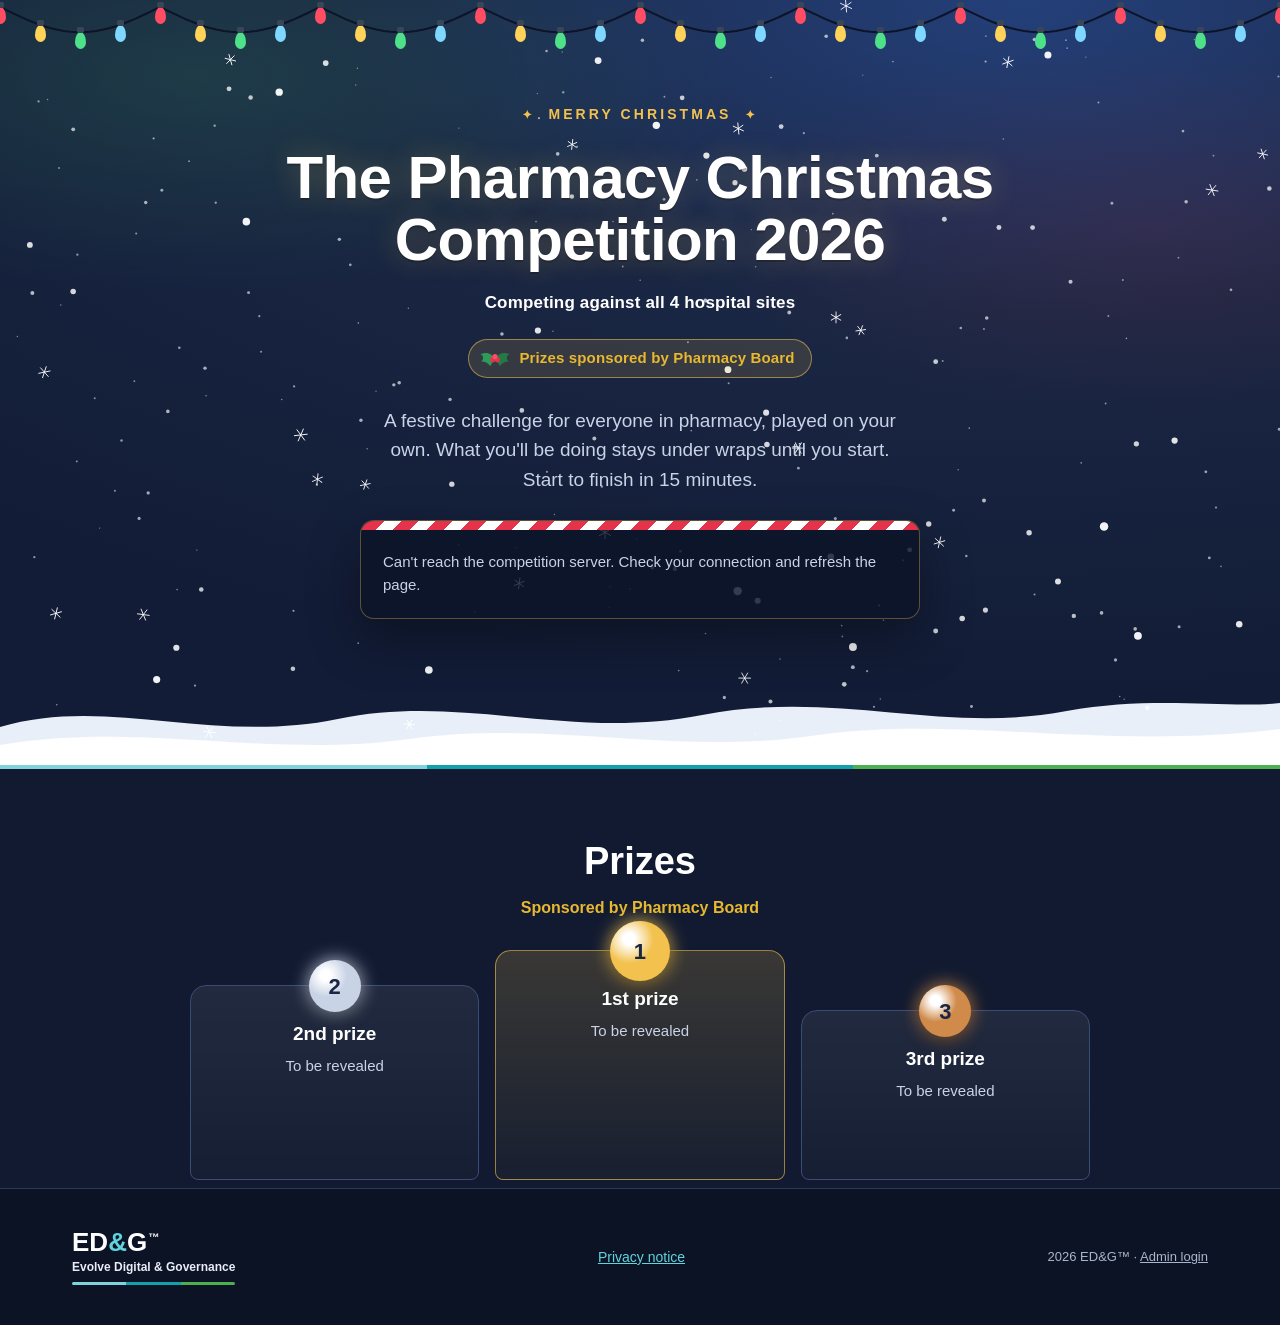
<file: play.html>
<!doctype html>
<html lang="en-GB">
<head>
<meta charset="utf-8">
<meta name="viewport" content="width=device-width, initial-scale=1">
<title>Play – The Pharmacy Christmas Competition 2026</title>
<link rel="icon" href="assets/favicon.svg" type="image/svg+xml">
<link rel="stylesheet" href="site.css">
</head>
<body>
<header class="top">
  <div class="wrap">
    <span id="who" style="font-weight:700"></span>
  </div>
</header>

<div class="timer hidden" id="timer" role="timer" aria-live="off"><span class="lbl" id="timerLbl">Time left</span><span id="timerVal">5:00</span></div>

<main class="stage" id="main">
  <section class="panel" id="panel" aria-live="polite">
    <p>Loading…</p>
  </section>
</main>

<script src="vendor/supabase-js-2.45.4.min.js"></script>
<script src="config.js"></script>
<script src="common.js"></script>
<script>
(function () {
  "use strict";
  const $ = id => document.getElementById(id);
  const panel = $("panel");
  const sleep = ms => new Promise(r => setTimeout(r, ms));
  const GAME = {
    flight: { file: "games/reindeer-flight.js", global: "XmasSleigh", live: () => (window.__xmasLive ? window.__xmasLive() : 0), clockOnTakeOff: true,
      how: ["Keyboard only: \u2191 or W climbs, \u2193 or S dives, \u2190 \u2192 or A D steer. Hold Space to boost.", "A short practice tutorial comes first. Your clock starts when the real flight begins.", "From St Richard's along the coast past Worthing Pier, the West Pier and the i360, then inland over the Royal Pavilion (climb over it for a bonus) to the Princess Royal. Fly through wreaths; a golden wreath does an aileron roll.", "Fly as many times as you like. Your best flight counts."] },
    grotto: { file: "games/grotto-dash.js", global: "XmasGrotto", live: () => (window.XmasGrotto && window.XmasGrotto.live ? window.XmasGrotto.live() : 0),
      how: ["Gift tags come along the belt.", "Press ← for Chichester & West, ↓ for Worthing & Coast, → for Horsham & North (or tap the sacks).", "Three wrong sacks ends a game.", "Play as many times as you like. Your best game counts."] },
    quiz: { how: ["One question at a time.", "Pick one answer. Your first answer is the one that counts.", "Answer as many as you can before the time runs out."] }
  };

  let R = XQ.run.get(), ev = null, timerId = null, watchId = null, pollId = null, deadline = 0, ending = false;
  if (!R || !R.id) { location.replace("index.html"); return; }
  R.best = R.best || {};
  $("who").textContent = R.name || "";
  const save = () => XQ.run.set(R);
  const auth = () => ({ p_run: R.id, p_token: R.token });

  // ---- Helpers to build panels safely (no user text through innerHTML) ----
  function el(tag, attrs, ...kids) {
    const e = document.createElement(tag);
    Object.entries(attrs || {}).forEach(([k, v]) => { if (k === "class") e.className = v; else if (k.startsWith("on")) e.addEventListener(k.slice(2), v); else if (v !== false && v != null) e.setAttribute(k, v); });
    kids.flat().forEach(k => e.append(k && k.nodeType ? k : String(k == null ? "" : k)));
    return e;
  }
  function render(...kids) { panel.textContent = ""; kids.flat().forEach(k => k && panel.appendChild(k)); const h = panel.querySelector("h1"); if (h) { h.tabIndex = -1; h.focus(); } }
  function steps() { return el("ol", { class: "steps", "aria-label": "Progress" }, ev.rounds.map((r, i) => el("li", { class: i < R.step ? "done" : i === R.step ? "now" : "", "aria-label": XQ.ROUNDS[r].name + (i < R.step ? ", done" : i === R.step ? ", now" : "") }))); }
  function errorPanel(msg) { render(el("h1", {}, "Something went wrong"), el("p", {}, msg), el("div", { class: "actions" }, el("button", { class: "btn", type: "button", onclick: () => location.reload() }, "Try again"), el("a", { class: "btn ghost", href: "index.html" }, "Homepage"))); }
  const best = k => (R.best[k] || 0).toLocaleString("en-GB");

  // ---- Timer: the deadline comes from the server, not this device's clock ----
  const fmt = ms => { const s = Math.max(0, Math.ceil(ms / 1000)); return Math.floor(s / 60) + ":" + String(s % 60).padStart(2, "0"); };
  function startTimer(onEnd) {
    $("timer").classList.remove("hidden");
    clearInterval(timerId);
    const step = () => {
      const left = deadline - performance.now();
      $("timerVal").textContent = fmt(left);
      $("timer").classList.toggle("warn", left <= 30000);
      if (left <= 0) { clearInterval(timerId); onEnd(); }
    };
    step(); timerId = setInterval(step, 250);
  }
  function stopTimer() { clearInterval(timerId); $("timer").classList.add("hidden"); }
  // Starts the round on the server (or picks up the same window if it already started).
  async function beginRound(key) {
    const rows = await XQ.rpc("start_round", Object.assign(auth(), { p_round: key }));
    const s = Array.isArray(rows) ? rows[0] : rows;
    deadline = performance.now() + (new Date(s.ends_at).getTime() - new Date(s.server_now).getTime());
    R.started = R.started || {}; R.started[key] = true; save();
  }

  // ---- Score reporting: each attempt reports its score as it goes ----
  let current = null;
  function Reporter(round) {
    const me = { round, playP: null, last: 0, lastAt: 0, pending: null, busy: null };
    me.playP = XQ.rpc("start_game", Object.assign(auth(), { p_round: round })).catch(e => { console.warn("Game not registered:", e.message); return null; });
    me.send = score => {
      score = Math.max(0, Math.floor(Number(score) || 0));
      if (score <= me.last) return me.busy || Promise.resolve();
      me.pending = Math.max(me.pending || 0, score);
      if (!me.busy) me.busy = (async () => {
        while (me.pending != null) {
          const wait = me.lastAt + 1150 - Date.now(); if (wait > 0) await sleep(wait);
          const sc = me.pending; me.pending = null;
          const id = await me.playP; if (!id || sc <= me.last) continue;
          try {
            const rows = await XQ.rpc("report_score", Object.assign(auth(), { p_play: id, p_score: sc }));
            const r = Array.isArray(rows) ? rows[0] : rows;
            if (r.accepted) me.last = sc;
            if (typeof r.best === "number") { R.best[round] = r.best; save(); }
          } catch (e) { console.warn("Score not saved:", e.message); }
          me.lastAt = Date.now();
        }
        me.busy = null;
      })();
      return me.busy;
    };
    return me;
  }
  // A game calls this when a real attempt starts. For games that start the clock on take-off, the first call also starts the round.
  let armed = null;
  window.__xmasGameStart = round => { if (armed) { const go = armed; armed = null; go(round); } else current = Reporter(round); };
  // The games call sb.rpc(...) when a game ends; that final score goes to the server here.
  window.sb = {
    rpc(name, args) {
      if ((name === "submit_coast_score" || name === "submit_dash_score") && current) current.send(args && args.p_score);
      return Promise.resolve({ data: [], error: null });
    }
  };

  function loadScript(src) {
    return new Promise((ok, fail) => { const s = document.createElement("script"); s.src = src; s.onload = ok; s.onerror = () => fail(new Error("Could not load " + src)); document.head.appendChild(s); });
  }

  // ---- Round screens ----
  function intro() {
    stopTimer();
    if (R.step >= ev.rounds.length) return finish();
    const key = ev.rounds[R.step], info = XQ.ROUNDS[key], mins = Math.max(1, Math.round(ev.roundSeconds / 60)), resumed = R.started && R.started[key];
    render(
      steps(),
      el("p", { class: "eyebrow" }, "Round " + (R.step + 1) + " of " + ev.rounds.length),
      el("h1", {}, info.name),
      el("p", {}, resumed ? "Your clock for this round is still running." : "You have " + mins + (mins === 1 ? " minute" : " minutes") + (GAME[key] && GAME[key].clockOnTakeOff ? ". The clock starts when the real flight begins, after the practice tutorial." : ". The clock starts when you press the button.")),
      el("ul", { class: "howto" }, GAME[key].how.map(t => el("li", {}, t))),
      el("div", { class: "actions" }, el("button", { class: "btn", type: "button", onclick: e => { e.target.disabled = true; key === "quiz" ? quiz() : game(key); } }, resumed ? "Back to " + info.name : "Start " + info.name))
    );
  }

  // Reindeer Flight: the tutorial is compulsory the first time; a player who has finished it may skip it if they reopen the game.
  const gameOpts = key => (key === "flight" ? { canSkip: !!R.flightTut, onTutorialDone: () => { R.flightTut = true; save(); } } : undefined);
  async function game(key) {
    const g = GAME[key];
    try { if (!window[g.global]) await loadScript(g.file); } catch (e) { return errorPanel(e.message); }
    ending = false; clearInterval(watchId); clearInterval(pollId);
    if (g.clockOnTakeOff && !(R.started && R.started[key])) {
      // Tutorial first: the server round (and the timer) starts on the first real take-off.
      armed = async round => {
        try { await beginRound(key); } catch (e) { try { window[g.global].close(); } catch (x) {} window.__pdOpen = false; return errorPanel(e.message); }
        current = Reporter(round);
        if (deadline - performance.now() <= 0) return roundOver(key);
        startTimer(() => roundOver(key));
      };
      window[g.global].open(gameOpts(key));
    } else {
      try { await beginRound(key); } catch (e) { return errorPanel(e.message); }
      if (deadline - performance.now() <= 0) return roundOver(key);
      window[g.global].open(gameOpts(key));
      startTimer(() => roundOver(key));
    }
    watchId = setInterval(() => { if (!window.__pdOpen && !ending) { clearInterval(watchId); clearInterval(pollId); if (R.started && R.started[key]) paused(key); else { armed = null; intro(); } } }, 400);
    pollId = setInterval(() => { const live = g.live(); if (current && current.round === key && live > 0) current.send(live); }, 2000);
  }

  function paused(key) {
    const info = XQ.ROUNDS[key];
    render(steps(), el("h1", {}, info.name + " is paused"), el("p", {}, "The clock is still running. Go back to keep playing, or finish the round now with your best score so far."),
      el("div", { class: "scores" }, el("div", {}, el("span", {}, "Best score this round"), el("strong", {}, best(key)))),
      el("div", { class: "actions" },
        el("button", { class: "btn", type: "button", onclick: () => game(key) }, "Back to the game"),
        el("button", { class: "btn ghost", type: "button", onclick: () => roundOver(key, true) }, "Finish this round")));
  }

  async function roundOver(key, early) {
    if (ending) return; ending = true;
    clearInterval(watchId); clearInterval(pollId); stopTimer();
    const g = GAME[key];
    render(steps(), el("h1", {}, "Saving your score…"));
    const live = g.live();
    if (current && current.round === key) { const p = current.send(live); await Promise.race([p, sleep(5000)]); }  // a game still in progress counts
    try { if (window[g.global] && window.__pdOpen) window[g.global].close(); } catch (e) {}
    window.__pdOpen = false; current = null;
    if (early) { try { await XQ.rpc("end_round", Object.assign(auth(), { p_round: key })); } catch (e) {} }
    const info = XQ.ROUNDS[key], last = R.step === ev.rounds.length - 1;
    R.step += 1; save();
    render(steps(), el("h1", {}, (early ? "Round finished: " : "Time's up: ") + info.name),
      el("div", { class: "scores" }, el("div", { class: "big" }, el("span", {}, "Your best score"), el("strong", {}, best(key)))),
      el("div", { class: "actions" }, el("button", { class: "btn", type: "button", onclick: intro }, last ? "See your results" : "Next round")));
  }

  // ---- Quiz: one question at a time from the server ----
  async function quiz() {
    try { await beginRound("quiz"); } catch (e) { return errorPanel(e.message); }
    ending = false;
    if (deadline - performance.now() <= 0) return quizOver();
    startTimer(quizOver);
    R.quizRight = R.quizRight || 0; R.quizDone = R.quizDone || 0;
    ask();
  }
  // One question at a time. Every question has its own countdown (timed by the server). Picture questions start
  // covered; the server releases tiles one by one, and the sooner a right answer arrives the more it scores.
  let qClean = [];
  const clearQ = () => { qClean.forEach(f => f()); qClean = []; };
  const worthNow = (pts, el, lim) => { const shown = Math.min(20, 1 + Math.floor(19 * Math.max(0, el) / lim)); return Math.max(Math.ceil(pts * .1), Math.round(pts * (20 - shown) / 19)); };
  async function ask() {
    if (ending) return;
    clearQ();
    let q;
    try { const rows = await XQ.rpc("next_question", auth()); q = Array.isArray(rows) ? rows[0] : rows; }
    catch (e) { if (/time is up/i.test(e.message)) return quizOver(); return errorPanel(e.message); }
    if (!q) {
      if (!R.quizDone) { ending = true; stopTimer(); R.step += 1; save();
        return render(steps(), el("h1", {}, "The Christmas Quiz"), el("p", {}, "No quiz questions have been added yet, so this round is skipped."), el("div", { class: "actions" }, el("button", { class: "btn", type: "button", onclick: intro }, "Continue"))); }
      return quizOver();
    }
    const lim = q.time_limit, t0 = performance.now() - (lim - Number(q.seconds_left)) * 1000, elapsed = () => (performance.now() - t0) / 1000;
    let answered = false;
    const fb = el("p", { class: "feedback", role: "status" }), next = el("div", { class: "actions" });
    const bar = el("i"), secs = el("span", { class: "qsecs" }), clock = el("div", { class: "qtime", role: "timer", "aria-label": "Time left for this question" }, el("div", { class: "track" }, bar), secs);
    const worth = el("span", {}, q.points + " points");
    const opts = q.options.map(o => { const b = el("button", { class: "opt", type: "button" }, o.text); b.dataset.i = o.i; b.addEventListener("click", () => answer(o.i, b)); return b; });

    // picture: canvas for the uncovered tiles, wrapping-paper covers on top
    let pic = null, have = [], tileTimer = null, cvs = null, ctx = null, covers = [];
    const drawTile = t => { const img = new Image(); img.onload = () => { const c = t.idx % 5, r = Math.floor(t.idx / 5); ctx.drawImage(img, c * 160, r * 125, 160, 125); covers[t.idx].classList.add("gone"); }; img.src = t.data; };
    async function fetchTiles() {
      try { const rows = await XQ.rpc("quiz_tiles", Object.assign(auth(), { p_question: q.id, p_have: have })) || [];
        rows.forEach(t => { if (have.indexOf(t.idx) < 0) { have.push(t.idx); drawTile(t); } }); } catch (e) {}
    }
    function scheduleTiles() {
      if (answered) return;
      // the k-th tile is uncovered at (k - 1) / 19 of the time; ask again just after the next one is due
      const k = Math.min(20, 1 + Math.floor(19 * elapsed() / lim)), nextAt = k >= 20 ? null : (k * lim / 19);
      if (nextAt === null) return;
      tileTimer = setTimeout(async () => { await fetchTiles(); scheduleTiles(); }, Math.max(250, (nextAt - elapsed()) * 1000 + 150));
    }
    if (q.kind === "image") {
      cvs = el("canvas", { width: "800", height: "500", role: "img", "aria-label": "Picture to guess, partly covered" }); ctx = cvs.getContext("2d");
      const cov = el("div", { class: "covers" }); for (let i = 0; i < 20; i++) { const c = el("span", {}, "?"); covers.push(c); cov.appendChild(c); }
      pic = el("div", { class: "pic" }, cvs, cov);
      fetchTiles().then(scheduleTiles);
      qClean.push(() => clearTimeout(tileTimer));
    }

    const tick = () => {
      const left = Math.max(0, lim - elapsed());
      bar.style.width = (left / lim * 100) + "%"; clock.classList.toggle("warn", left <= 5);
      secs.textContent = Math.ceil(left) + "s";
      if (q.kind === "image" && !answered) worth.textContent = "Worth " + worthNow(q.points, elapsed(), lim) + " points now";
      if (left <= 0 && !answered) answer(null, null);
    };
    const tickId = setInterval(tick, 100); qClean.push(() => clearInterval(tickId)); tick();

    async function answer(i, btn) {
      if (answered) return; answered = true; clearInterval(tickId); clearTimeout(tileTimer);
      opts.forEach(b => { b.disabled = true; });
      try {
        const rows = await XQ.rpc("submit_quiz_answer", Object.assign(auth(), { p_question: q.id, p_choice: i }));
        const a = Array.isArray(rows) ? rows[0] : rows;
        R.quizDone += 1; if (a.correct) R.quizRight += 1; save();
        const right = opts.find(b => Number(b.dataset.i) === a.correct_index);
        if (right) right.classList.add("right");
        if (!a.correct && btn) btn.classList.add("wrong");
        fb.className = "feedback " + (a.correct ? "ok" : "no");
        fb.textContent = a.correct ? "Correct! +" + a.awarded + " points" : (a.timed_out ? "Time's up. " : "Not quite. ") + "The answer was: " + (right ? right.textContent : "");
        worth.textContent = q.points + " points";
        if (q.kind === "image") fetchTiles();   // the whole picture, now it's answered
      } catch (e) {
        if (/time is up/i.test(e.message)) return quizOver();
        fb.className = "feedback no"; fb.textContent = e.message; return;
      }
      const lastQ = q.number >= q.total;
      const b = el("button", { class: "btn", type: "button", onclick: () => (lastQ ? quizOver() : ask()) }, lastQ ? "Finish the quiz" : "Next question");
      next.appendChild(b); b.focus();
    }
    render(steps(), el("div", { class: "qhead" }, el("span", {}, (q.kind === "image" ? "Picture round · " : "") + "Question " + q.number + " of " + q.total), worth),
      clock, el("h1", { class: "qtext" }, q.question), pic || "", el("div", { class: "opts" }, opts), fb, next);
  }
  async function quizOver() {
    if (ending) return; ending = true; stopTimer(); clearQ();
    try { await XQ.rpc("end_round", Object.assign(auth(), { p_round: "quiz" })); } catch (e) {}
    const last = R.step === ev.rounds.length - 1;
    R.step += 1; save();
    render(steps(), el("h1", {}, "Quiz complete"),
      el("div", { class: "scores" }, el("div", { class: "big" }, el("span", {}, "Correct answers"), el("strong", {}, (R.quizRight || 0) + " of " + (R.quizDone || 0)))),
      el("div", { class: "actions" }, el("button", { class: "btn", type: "button", onclick: intro }, last ? "See your results" : "Next round")));
  }

  // ---- Results: always the server's numbers ----
  async function finish() {
    stopTimer();
    let res;
    try { const rows = await XQ.rpc("finish_run", auth()); res = Array.isArray(rows) ? rows[0] : rows; }
    catch (e) { return errorPanel(e.message); }
    R.finished = true; save();
    const boxes = ev.rounds.map(k => el("div", {}, el("span", {}, XQ.ROUNDS[k].name), el("strong", {}, (res[XQ.ROUNDS[k].col] || 0).toLocaleString("en-GB"))));
    boxes.push(el("div", { class: "big" }, el("span", {}, "Total"), el("strong", {}, (res.total || 0).toLocaleString("en-GB"))));
    const table = el("table", { class: "compact" }, el("caption", { class: "sr-only" }, "Top 20 scores"), el("thead", {}, el("tr")), el("tbody"));
    const shown = res.place != null;   // placings stay hidden until the results are revealed
    render(el("p", { class: "eyebrow" }, "All done"), el("h1", {}, "Well played, " + (R.name || "you") + "!"),
      el("p", {}, shown ? "You are number " + res.place + " on the leaderboard." : "The results will be revealed on the homepage once the competition closes."),
      el("div", { class: "scores" }, boxes),
      shown ? el("div", { class: "board" }, table) : "",
      el("div", { class: "actions" }, el("a", { class: "btn", href: shown ? "index.html#leaderboard" : "index.html" }, "Back to the homepage")));
    if (shown) XQ.loadBoard(table, null, [], R.name);
  }

  // ---- Start ----
  (async function init() {
    try { ev = await XQ.getEvent(); } catch (e) { return errorPanel(e.message); }
    R.step = R.step || 0;
    if (R.finished || R.step >= ev.rounds.length) return finish();
    intro();
  })();
})();
</script>
</body>
</html>
</file>
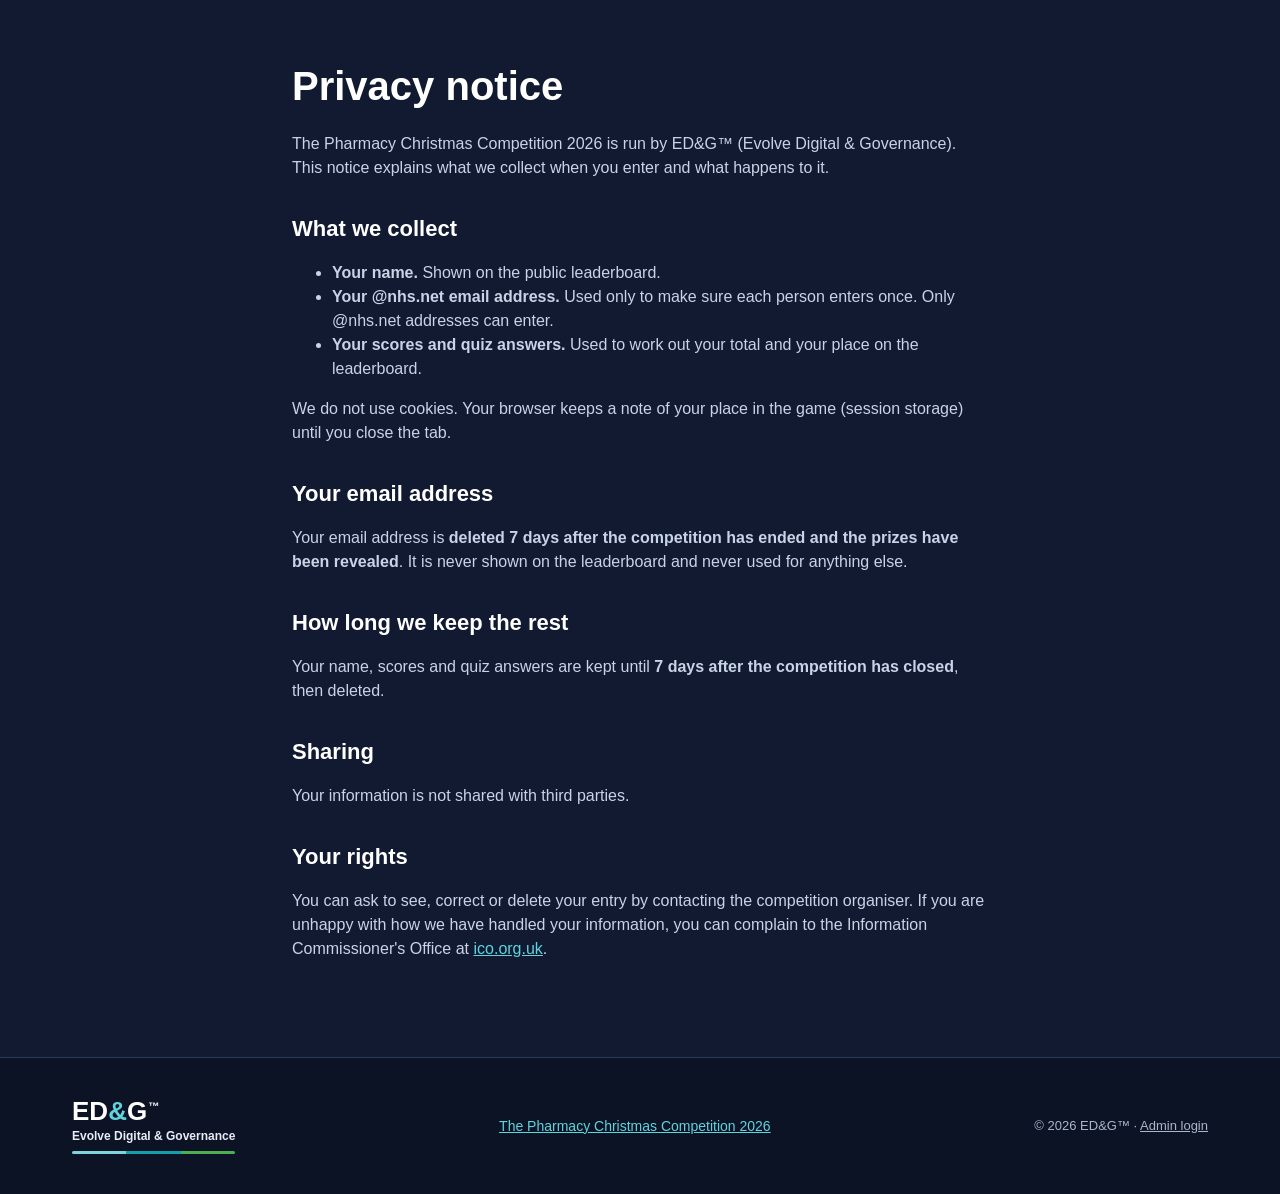
<file: privacy.html>
<!doctype html>
<html lang="en-GB">
<head>
<meta charset="utf-8">
<meta name="viewport" content="width=device-width, initial-scale=1">
<title>Privacy notice – The Pharmacy Christmas Competition 2026</title>
<link rel="icon" href="assets/favicon.svg" type="image/svg+xml">
<link rel="stylesheet" href="site.css">
<style>
  .doc { max-width: 760px; padding-top: 56px; padding-bottom: 80px; }
  .doc h1 { margin: 0 0 8px; font-size: 40px; color: #fff; }
  .doc h2 { margin: 32px 0 8px; font-size: 22px; color: #fff; }
  .doc p, .doc li { color: #c9d3e6; }
  .doc .todo { color: #e8b830; font-weight: 700; }
</style>
</head>
<body>
<main class="wrap doc">
  <h1>Privacy notice</h1>
  <p>The Pharmacy Christmas Competition 2026 is run by ED&amp;G™ (Evolve Digital &amp; Governance). This notice explains what we collect when you enter and what happens to it.</p>

  <h2>What we collect</h2>
  <ul>
    <li><strong>Your name.</strong> Shown on the public leaderboard.</li>
    <li><strong>Your @nhs.net email address.</strong> Used only to make sure each person enters once. Only @nhs.net addresses can enter.</li>
    <li><strong>Your scores and quiz answers.</strong> Used to work out your total and your place on the leaderboard.</li>
  </ul>
  <p>We do not use cookies. Your browser keeps a note of your place in the game (session storage) until you close the tab.</p>

  <h2>Your email address</h2>
  <p>Your email address is <strong>deleted 7 days after the competition has ended and the prizes have been revealed</strong>. It is never shown on the leaderboard and never used for anything else.</p>

  <h2>How long we keep the rest</h2>
  <p>Your name, scores and quiz answers are kept until <strong>7 days after the competition has closed</strong>, then deleted.</p>

  <h2>Sharing</h2>
  <p>Your information is not shared with third parties.</p>

  <h2>Your rights</h2>
  <p>You can ask to see, correct or delete your entry by contacting the competition organiser. If you are unhappy with how we have handled your information, you can complain to the Information Commissioner's Office at <a href="https://ico.org.uk/make-a-complaint/">ico.org.uk</a>.</p>
</main>
<footer class="foot">
  <div class="wrap">
    <div class="edg" aria-label="ED&amp;G™">
      <span class="mark">ED<span class="amp">&amp;</span>G<span class="tm">™</span></span>
      <span class="name">Evolve Digital &amp; Governance</span>
      <span class="rule"><span></span><span></span><span></span></span>
    </div>
    <div class="links"><a href="index.html">The Pharmacy Christmas Competition 2026</a></div>
    <small>© 2026 ED&amp;G™ · <a class="admin-link" href="admin.html">Admin login</a></small>
  </div>
</footer>
</body>
</html>
</file>
<file: site.css>
/* The Pharmacy Christmas Competition 2026: ED&G™ branding */
:root {
  --navy: #1a2744; --night: #111a30; --deep: #0c1324; --line: #2a3a5f; --line2: #3a4c75;
  --teal: #12a0ad; --teal-lt: #5fd4de; --teal-pale: #7fd3da; --green: #4caf50; --gold: #e8b830;
  --text: #e8edf7; --soft: #c9d3e6; --muted: #a9b6cc; --white: #ffffff; --bad: #ff8a8a; --good: #7fe0a0;
}
* { box-sizing: border-box; }
html { scroll-behavior: smooth; }
body { margin: 0; background: var(--night); color: var(--text); font-family: "Segoe UI", Tahoma, Geneva, Verdana, sans-serif; font-size: 16px; line-height: 1.5; }
a { color: var(--teal-lt); } a:hover { color: var(--white); }
:focus-visible { outline: 3px solid var(--gold); outline-offset: 2px; }
.wrap { max-width: 1200px; margin: 0 auto; padding-left: 32px; padding-right: 32px; }
.skip { position: absolute; left: -9999px; } .skip:focus { left: 12px; top: 12px; z-index: 10; background: var(--white); color: var(--navy); padding: 8px 12px; border-radius: 6px; }
.sr-only { position: absolute; width: 1px; height: 1px; overflow: hidden; clip: rect(0 0 0 0); white-space: nowrap; }

/* ED&G™ mark */
.edg { text-decoration: none; display: inline-flex; flex-direction: column; }
.edg .mark { font-size: 26px; font-weight: 800; line-height: 1; color: var(--white); }
.edg .amp { color: var(--teal-lt); }
.edg .tm { font-size: 11px; font-weight: 700; vertical-align: super; margin-left: 1px; }
.edg .name { margin-top: 3px; font-size: 12px; font-weight: 700; color: var(--text); }
.rule { display: flex; height: 3px; margin-top: 6px; border-radius: 2px; overflow: hidden; }
.rule span { flex: 1; } .rule span:nth-child(1) { background: var(--teal-pale); } .rule span:nth-child(2) { background: var(--teal); } .rule span:nth-child(3) { background: var(--green); }

/* Header and footer */
.top { background: var(--navy); border-bottom: 1px solid var(--line); }
.top .wrap { padding-top: 18px; padding-bottom: 18px; display: flex; flex-wrap: wrap; align-items: center; justify-content: space-between; gap: 16px; }
.nav { display: flex; flex-wrap: wrap; align-items: center; gap: 28px; font-size: 15px; font-weight: 600; }
.nav a { color: var(--text); text-decoration: none; } .nav a:hover { color: var(--white); text-decoration: underline; }
.foot { background: var(--deep); border-top: 1px solid var(--line); }
.foot .wrap { padding-top: 40px; padding-bottom: 40px; display: flex; flex-wrap: wrap; align-items: center; justify-content: space-between; gap: 24px; }
.foot .links { display: flex; flex-wrap: wrap; gap: 24px; font-size: 14px; }
.foot small { font-size: 13px; color: var(--muted); }

/* Buttons and inputs */
.btn { display: inline-flex; align-items: center; justify-content: center; min-height: 48px; padding: 0 24px; border: 0; border-radius: 8px; background: var(--teal); color: var(--white); font: inherit; font-size: 16px; font-weight: 700; text-decoration: none; cursor: pointer; }
.btn:hover { background: #0e8792; color: var(--white); }
.btn[disabled] { opacity: .55; cursor: default; }
.btn.ghost { background: transparent; border: 1px solid var(--line2); color: var(--text); }
.btn.ghost:hover { border-color: var(--teal-lt); }
.btn.small { min-height: 44px; padding: 0 18px; font-size: 15px; }
input[type=text] { height: 52px; padding: 0 16px; border-radius: 8px; border: 1px solid var(--line2); background: var(--night); color: var(--white); font: inherit; font-size: 16px; }
input::placeholder { color: #7d8aa3; }
.msg { min-height: 22px; font-size: 14px; color: var(--bad); }

/* Hero */
.hero { position: relative; overflow: hidden; background: var(--navy); border-bottom: 1px solid var(--line); }
.hero .snow { position: absolute; inset: 0; pointer-events: none; }
.hero .snow i { position: absolute; display: block; border-radius: 50%; background: #fff; animation: fall linear infinite; }
@keyframes fall { from { transform: translateY(-20px); } to { transform: translateY(620px); } }
@media (prefers-reduced-motion: reduce) { .hero .snow i { animation: none; } }
.hero .wrap { position: relative; padding-top: 72px; padding-bottom: 88px; display: flex; flex-wrap: wrap; align-items: center; gap: 56px; }
.hero .copy { flex: 1 1 460px; min-width: 0; display: flex; flex-direction: column; gap: 22px; }
.eyebrow { font-size: 13px; font-weight: 700; letter-spacing: .08em; text-transform: uppercase; color: var(--gold); }
.hero h1 { margin: 0; font-size: clamp(38px, 5vw, 60px); line-height: 1.04; font-weight: 800; color: var(--white); letter-spacing: -.01em; }
.lead { margin: 0; font-size: 19px; line-height: 1.55; color: var(--soft); max-width: 540px; }
.start { display: flex; flex-direction: column; gap: 8px; max-width: 520px; margin-top: 6px; }
.start label { font-size: 14px; font-weight: 700; }
.start .row { display: flex; flex-wrap: wrap; gap: 10px; }
.start input { flex: 1 1 240px; min-width: 0; }
.start .btn { height: 52px; }
.chips { list-style: none; margin: 4px 0 0; padding: 0; display: flex; flex-wrap: wrap; gap: 10px; font-size: 14px; font-weight: 600; }
.chips li { padding: 8px 14px; border: 1px solid var(--line2); border-radius: 999px; }
.hero figure { flex: 1 1 460px; min-width: 0; margin: 0; display: flex; flex-direction: column; gap: 10px; }
.hero figure img { width: 100%; height: auto; aspect-ratio: 1100 / 740; object-fit: cover; border-radius: 14px; border: 1px solid var(--line2); display: block; }
.hero figcaption { font-size: 13px; color: var(--muted); }
.hero > .rule { position: absolute; left: 0; right: 0; bottom: 0; height: 4px; margin: 0; border-radius: 0; }

/* Sections */
.section { padding-top: 80px; padding-bottom: 40px; display: flex; flex-direction: column; gap: 32px; }
.section h2 { margin: 0; font-size: 38px; font-weight: 800; color: var(--white); }
.section .intro { margin: 8px 0 0; font-size: 17px; color: var(--soft); max-width: 680px; }
.cards { display: grid; grid-template-columns: repeat(auto-fill, minmax(300px, 1fr)); gap: 24px; }
.card { background: var(--navy); border: 1px solid var(--line); border-radius: 14px; overflow: hidden; display: flex; flex-direction: column; }
.card img, .card .tiles { width: 100%; height: auto; aspect-ratio: 16 / 10; object-fit: cover; display: block; }
.card .tiles { background: var(--night); display: grid; grid-template-columns: repeat(3, minmax(0, 1fr)); gap: 10px; padding: 26px; border-bottom: 1px solid var(--line); }
.card .tiles span { display: flex; align-items: center; justify-content: center; border-radius: 10px; border: 2px solid; font-size: 24px; font-weight: 800; }
.card .body { padding: 22px 24px 26px; display: flex; flex-direction: column; gap: 10px; }
.card .tag { font-size: 13px; font-weight: 700; letter-spacing: .06em; text-transform: uppercase; color: var(--teal-lt); }
.card h3 { margin: 0; font-size: 24px; font-weight: 800; color: var(--white); }
.card p { margin: 0; color: var(--soft); }

/* Leaderboard */
.board { position: relative; overflow-x: auto; border: 1px solid var(--line); border-radius: 14px; background: var(--navy); }
.board table { width: 100%; min-width: 640px; border-collapse: collapse; font-size: 15px; }
.board th { text-align: left; padding: 16px 20px; border-bottom: 1px solid var(--line); color: var(--muted); font-size: 13px; text-transform: uppercase; letter-spacing: .06em; }
.board td { padding: 14px 20px; border-bottom: 1px solid var(--line); }
.board tr:last-child td { border-bottom: 0; }
.board .num { text-align: right; font-variant-numeric: tabular-nums; }
.board .pos { font-weight: 800; color: var(--gold); width: 70px; }
.board .tot { font-weight: 800; color: var(--white); }
.board .me td { background: rgba(18, 160, 173, .16); }
.board .empty { padding: 44px 20px; text-align: center; color: var(--soft); }
.board .empty strong { display: block; font-size: 18px; color: var(--white); }

/* Play page */
.stage { min-height: calc(100vh - 98px); display: flex; align-items: center; justify-content: center; padding: 48px 24px; }
.panel { width: 100%; max-width: 720px; background: var(--navy); border: 1px solid var(--line); border-radius: 16px; padding: 36px; display: flex; flex-direction: column; gap: 18px; }
.panel h1 { margin: 0; font-size: 36px; line-height: 1.1; font-weight: 800; color: var(--white); }
.panel p { margin: 0; color: var(--soft); }
.panel .actions { display: flex; flex-wrap: wrap; gap: 10px; margin-top: 6px; }
.steps { list-style: none; margin: 0; padding: 0; display: flex; gap: 8px; }
.steps li { flex: 1; height: 6px; border-radius: 3px; background: var(--line); }
.steps li.done { background: var(--green); } .steps li.now { background: var(--teal); }
.howto { margin: 0; padding-left: 20px; color: var(--soft); } .howto li + li { margin-top: 4px; }
.scores { display: grid; grid-template-columns: repeat(auto-fit, minmax(140px, 1fr)); gap: 12px; }
.scores div { background: var(--night); border: 1px solid var(--line); border-radius: 12px; padding: 14px 16px; }
.scores span { display: block; font-size: 13px; color: var(--muted); }
.scores strong { display: block; font-size: 26px; color: var(--white); font-variant-numeric: tabular-nums; }
.scores .big { border-color: var(--teal); }
.timer { position: fixed; top: 14px; left: 14px; z-index: 100001; display: flex; align-items: center; gap: 10px; padding: 8px 14px; border-radius: 999px; background: rgba(12, 19, 36, .92); border: 1px solid var(--line2); color: var(--white); font-weight: 700; font-variant-numeric: tabular-nums; box-shadow: 0 6px 20px rgba(0,0,0,.35); }
.timer .lbl { font-size: 12px; font-weight: 600; color: var(--muted); text-transform: uppercase; letter-spacing: .06em; }
.timer.warn { border-color: var(--gold); color: var(--gold); }
.timer.hidden { display: none; }

/* Quiz */
.qhead { display: flex; justify-content: space-between; align-items: center; gap: 12px; font-size: 14px; color: var(--muted); font-weight: 600; }
.qtext { margin: 0; font-size: 24px; line-height: 1.3; font-weight: 700; color: var(--white); }
.opts { display: grid; gap: 10px; }
.opt { text-align: left; min-height: 52px; padding: 12px 16px; border-radius: 10px; border: 1px solid var(--line2); background: var(--night); color: var(--text); font: inherit; font-size: 17px; cursor: pointer; }
.opt:hover:not([disabled]) { border-color: var(--teal-lt); }
.opt[disabled] { cursor: default; }
.opt.right { border-color: var(--green); background: rgba(76, 175, 80, .18); color: var(--white); }
.opt.wrong { border-color: var(--bad); background: rgba(255, 138, 138, .14); }
.feedback { min-height: 24px; font-weight: 700; }
.feedback.ok { color: var(--good); } .feedback.no { color: var(--bad); }

@media (max-width: 640px) {
  .wrap { padding-left: 20px; padding-right: 20px; }
  .nav { gap: 16px; }
  .panel { padding: 24px; }
  .section h2 { font-size: 30px; }
}

/* Countdown and entry gate */
.gate { display: flex; flex-direction: column; gap: 14px; max-width: 560px; margin-top: 4px; padding: 22px; border: 1px solid var(--line2); border-radius: 14px; background: rgba(17, 26, 48, .72); }
.gate h2 { margin: 0; font-size: 18px; font-weight: 700; color: var(--white); }
.gate p { margin: 0; color: var(--soft); font-size: 15px; }
.count { display: grid; grid-template-columns: repeat(4, minmax(0, 1fr)); gap: 10px; }
.count div { background: var(--night); border: 1px solid var(--line); border-radius: 12px; padding: 12px 6px; text-align: center; }
.count strong { display: block; font-size: 38px; line-height: 1; font-weight: 800; color: var(--white); font-variant-numeric: tabular-nums; }
.count span { display: block; margin-top: 6px; font-size: 12px; font-weight: 700; letter-spacing: .06em; text-transform: uppercase; color: var(--muted); }
.field { display: flex; flex-direction: column; gap: 6px; }
.field label { font-size: 14px; font-weight: 700; }
.field .hint { font-size: 13px; color: var(--muted); }
.inline { display: flex; flex-wrap: wrap; gap: 10px; }
.inline input { flex: 1 1 220px; min-width: 0; }
.inline .btn { height: 52px; }
input[type=email] { height: 52px; padding: 0 16px; border-radius: 8px; border: 1px solid var(--line2); background: var(--night); color: var(--white); font: inherit; font-size: 16px; }
input.code { text-transform: uppercase; letter-spacing: .12em; font-weight: 700; }
input[disabled] { opacity: .55; }
.notice { display: flex; gap: 10px; align-items: flex-start; padding: 12px 14px; border-radius: 10px; background: rgba(232, 184, 48, .1); border: 1px solid rgba(232, 184, 48, .45); font-size: 14px; color: var(--text); }
.notice svg { flex: none; margin-top: 2px; }
.ok-line { color: var(--good); font-weight: 700; font-size: 14px; }
[hidden] { display: none !important; }

/* Mystery gift (homepage keeps the competitions secret) */
.hero figure.gift { flex: 1 1 380px; max-width: 460px; margin: 0 auto; }
.hero figure.gift svg { display: block; width: 100%; height: auto; }
.board table.compact { min-width: 0; }

/* Admin */
.admin-wrap { max-width: 1200px; margin: 0 auto; padding: 32px; }
.admin-login { max-width: 440px; margin: 64px auto; }
.admin-bar { display: flex; flex-wrap: wrap; align-items: center; gap: 14px; font-size: 14px; color: var(--soft); }
.badge { display: inline-block; padding: 4px 10px; border-radius: 999px; font-size: 12px; font-weight: 700; letter-spacing: .04em; text-transform: uppercase; border: 1px solid var(--line2); color: var(--text); }
.badge.open { border-color: var(--green); color: var(--good); background: rgba(76,175,80,.12); }
.badge.soon { border-color: var(--gold); color: var(--gold); background: rgba(232,184,48,.1); }
.badge.closed { border-color: var(--line2); color: var(--muted); }
.tabs { display: flex; flex-wrap: wrap; gap: 6px; border-bottom: 1px solid var(--line); margin-bottom: 24px; }
.tabs button { min-height: 46px; padding: 0 18px; border: 0; border-bottom: 3px solid transparent; background: none; color: var(--soft); font: inherit; font-weight: 700; cursor: pointer; }
.tabs button[aria-selected="true"] { color: var(--white); border-bottom-color: var(--teal); }
.grid2 { display: grid; grid-template-columns: repeat(auto-fit, minmax(280px, 1fr)); gap: 18px; }
.box { background: var(--navy); border: 1px solid var(--line); border-radius: 14px; padding: 24px; display: flex; flex-direction: column; gap: 16px; }
.box h2 { margin: 0; font-size: 20px; color: var(--white); }
.box h3 { margin: 0; font-size: 16px; color: var(--white); }
.box p { margin: 0; color: var(--soft); font-size: 14px; }
.admin-wrap input[type=text], .admin-wrap input[type=email], .admin-wrap input[type=password], .admin-wrap input[type=number], .admin-wrap input[type=datetime-local], .admin-wrap input[type=search] {
  height: 48px; padding: 0 14px; border-radius: 8px; border: 1px solid var(--line2); background: var(--night); color: var(--white); font: inherit; font-size: 16px; width: 100%; color-scheme: dark; }
.comp-list { list-style: none; margin: 0; padding: 0; display: flex; flex-direction: column; gap: 8px; }
.comp-list li { display: flex; align-items: center; gap: 10px; padding: 8px 10px 8px 14px; border: 1px solid var(--line2); border-radius: 10px; background: var(--night); }
.comp-list li.off { opacity: .6; }
.comp-list label { flex: 1; display: flex; align-items: center; gap: 10px; font-weight: 600; cursor: pointer; min-height: 32px; }
.comp-list input[type=checkbox] { width: 20px; height: 20px; accent-color: var(--teal); }
.comp-list .n { width: 26px; text-align: center; font-weight: 800; color: var(--gold); }
.icon-btn { width: 44px; height: 40px; border-radius: 8px; border: 1px solid var(--line2); background: transparent; color: var(--text); cursor: pointer; font: inherit; font-size: 16px; }
.icon-btn:hover:not([disabled]) { border-color: var(--teal-lt); }
.icon-btn[disabled] { opacity: .35; cursor: default; }
.stats { display: grid; grid-template-columns: repeat(auto-fit, minmax(160px, 1fr)); gap: 12px; margin-bottom: 18px; }
.stats div { background: var(--navy); border: 1px solid var(--line); border-radius: 12px; padding: 14px 16px; }
.stats span { display: block; font-size: 13px; color: var(--muted); }
.stats strong { display: block; font-size: 28px; color: var(--white); font-variant-numeric: tabular-nums; }
.toolbar { display: flex; flex-wrap: wrap; align-items: center; gap: 10px; margin-bottom: 14px; }
.toolbar input[type=search] { flex: 1 1 260px; width: auto; }
.board .acts { white-space: nowrap; text-align: right; }
.board .acts button { min-height: 36px; padding: 0 12px; margin-left: 6px; border-radius: 8px; border: 1px solid var(--line2); background: transparent; color: var(--text); font: inherit; font-size: 14px; cursor: pointer; }
.board .acts button:hover { border-color: var(--teal-lt); }
.board .acts button.del:hover { border-color: var(--bad); color: var(--bad); }
.board tr.is-hidden td { opacity: .55; }
.board .sub { display: block; font-size: 12px; color: var(--muted); }
.danger { border-color: rgba(255,138,138,.45); }
.btn.bad { background: #b3261e; } .btn.bad:hover { background: #8c1d18; }
.okmsg { min-height: 22px; font-size: 14px; color: var(--good); }
dialog { max-width: 520px; width: calc(100% - 32px); border: 1px solid var(--line2); border-radius: 16px; padding: 0; background: var(--navy); color: var(--text); }
dialog::backdrop { background: rgba(5,9,20,.7); }
dialog form { padding: 26px; display: flex; flex-direction: column; gap: 14px; }
dialog h2 { margin: 0; font-size: 22px; color: var(--white); }
.log { list-style: none; margin: 0; padding: 0; }
.log li { padding: 12px 0; border-bottom: 1px solid var(--line); font-size: 14px; color: var(--soft); }
.log li strong { color: var(--white); }
.log time { display: block; font-size: 12px; color: var(--muted); }
.foot .admin-link { font-size: 13px; color: var(--muted); }
.quick { margin-bottom: 22px; gap: 18px; }
.quick-row { display: flex; flex-wrap: wrap; align-items: center; justify-content: space-between; gap: 16px; }
.quick-state { display: flex; flex-direction: column; gap: 2px; }
.quick-state .lbl { font-size: 13px; font-weight: 700; letter-spacing: .06em; text-transform: uppercase; color: var(--muted); }
.quick-state strong { font-size: 30px; line-height: 1.15; color: var(--white); }
.quick-state strong.open { color: var(--good); } .quick-state strong.soon { color: var(--gold); } .quick-state strong.closed { color: var(--muted); }
.quick-state .hint { font-size: 14px; color: var(--soft); }
.btn.big { min-height: 56px; padding: 0 28px; font-size: 18px; }
.btn.go { background: #2e7d32; } .btn.go:hover { background: #256628; }
.quick + .okmsg:empty, .quick .okmsg:empty, .quick .msg:empty { display: none; }
.box p.okmsg { color: var(--good); font-weight: 600; } .box p.msg { color: var(--bad); }
.flag-btn { min-height: 34px; padding: 0 12px; border-radius: 999px; border: 1px solid var(--gold); background: rgba(232,184,48,.12); color: var(--gold); font: inherit; font-size: 13px; font-weight: 700; cursor: pointer; white-space: nowrap; }
.flag-btn:hover { background: rgba(232,184,48,.22); }

/* Admin: quiz questions */
.qnote { margin: 0 0 18px; color: var(--soft); font-size: 14px; }
.box textarea, #pQuiz textarea { width: 100%; font: inherit; font-size: 15px; padding: 12px 14px; border-radius: 10px; border: 1px solid var(--line2); background: rgba(255,255,255,.06); color: var(--text); resize: vertical; }
.qopts { border: 0; padding: 0; margin: 0; display: flex; flex-direction: column; gap: 8px; }
.qopts legend { font-size: 14px; font-weight: 700; margin-bottom: 8px; padding: 0; }
.qopt { display: flex; align-items: center; gap: 10px; }
.qopt input[type=radio] { width: 22px; height: 22px; flex: none; accent-color: #12a0ad; margin: 0; }
.qopt input[type=text] { flex: 1; min-width: 0; }
.qchk { display: flex; gap: 10px; align-items: center; font-weight: 600; font-size: 14px; min-height: 52px; }
.qchk input { width: 20px; height: 20px; accent-color: #12a0ad; margin: 0; }
.board td .qq { display: block; color: var(--white); font-weight: 600; white-space: normal; }
.qlist { margin: 6px 0 0; padding-left: 20px; font-size: 13px; color: var(--soft); white-space: normal; }
.qlist li.right { color: var(--good); font-weight: 700; }
.acts button:disabled { opacity: .35; cursor: default; }
.qrow { display: flex; gap: 22px; align-items: flex-end; flex-wrap: wrap; }
.qrow .field input { width: 130px; }

/* Quiz: per-question countdown and picture questions */
.qtime { display: flex; align-items: center; gap: 12px; }
.qtime .track { flex: 1; height: 10px; border-radius: 6px; background: rgba(255,255,255,.1); overflow: hidden; }
.qtime .track i { display: block; height: 100%; width: 100%; background: linear-gradient(90deg, #12a0ad, #4caf50); border-radius: 6px; transition: width .1s linear; }
.qtime .qsecs { min-width: 3ch; text-align: right; font-weight: 800; font-variant-numeric: tabular-nums; color: var(--white); }
.qtime.warn .track i { background: linear-gradient(90deg, #e5006e, #f2c14e); }
.qtime.warn .qsecs { color: var(--gold); }
.pic { position: relative; width: 100%; aspect-ratio: 16 / 10; border-radius: 12px; overflow: hidden; background: #0b1a40; border: 1px solid var(--line2); }
.pic canvas { position: absolute; inset: 0; width: 100%; height: 100%; display: block; }
.pic .covers { position: absolute; inset: 0; display: grid; grid-template-columns: repeat(5, 1fr); grid-template-rows: repeat(4, 1fr); }
.pic .covers span { display: flex; align-items: center; justify-content: center; font-size: clamp(16px, 3vw, 28px); font-weight: 800; color: rgba(255,255,255,.85);
  background: repeating-linear-gradient(45deg, #12306b 0 10px, #183d85 10px 20px); box-shadow: inset 0 0 0 1px rgba(255,255,255,.12);
  transition: opacity .6s ease, transform .6s ease; }
.pic .covers span:nth-child(odd) { background: repeating-linear-gradient(-45deg, #a3005a 0 10px, #c0006a 10px 20px); }
.pic .covers span.gone { opacity: 0; transform: scale(.6) rotate(8deg); }
@media (prefers-reduced-motion: reduce) { .pic .covers span { transition: none; } }

/* Admin: question type and picture preview */
.qkind { border: 0; padding: 0; margin: 0 0 4px; display: flex; gap: 22px; flex-wrap: wrap; }
.qkind legend { font-size: 14px; font-weight: 700; padding: 0; margin-bottom: 2px; }
.qkind .qchk { min-height: 40px; }
.qprev { margin: 6px 0 8px; }
.qprev .qgrid { position: absolute; inset: 0; pointer-events: none; background-image: linear-gradient(to right, rgba(255,255,255,.35) 1px, transparent 1px), linear-gradient(to bottom, rgba(255,255,255,.35) 1px, transparent 1px); background-size: 20% 25%; }
.qprev .qempty { position: absolute; inset: 0; margin: 0; display: flex; align-items: center; justify-content: center; color: var(--muted); font-weight: 600; }
.qprev .qempty[hidden] { display: none; }
.qhint { font-size: 13px; color: var(--soft); margin: 0 0 12px; }
.board td .qmeta { display: block; font-size: 12px; color: var(--teal-lt); font-weight: 700; margin-top: 2px; }

/* Homepage sponsor line */
.sponsor { display: block; width: fit-content; max-width: 100%; margin: 4px 0 14px; padding: 6px 14px; border-radius: 999px; border: 1px solid rgba(242,193,78,.55); background: rgba(242,193,78,.12); color: var(--gold); font-weight: 700; font-size: 15px; letter-spacing: .01em; }


/* ---------- Christmas homepage ---------- */
.xmas { --xred: #e5334b; --xgreen: #2e9b5b; --xgold: #f2c14e; }
.xmas .hero { background: radial-gradient(120% 90% at 80% 0%, #24407a 0%, #1a2744 45%, #121c36 100%); border-bottom: 0; }
.xmas .hero::before { content: ""; position: absolute; inset: 0; pointer-events: none;
  background: radial-gradient(60% 40% at 15% 10%, rgba(63, 191, 106, .14), transparent 70%), radial-gradient(50% 35% at 90% 30%, rgba(229, 51, 75, .10), transparent 70%); }
.xmas .hero .stars { position: absolute; inset: 0; pointer-events: none;
  background-image: radial-gradient(1.6px 1.6px at 12% 18%, #fff, transparent), radial-gradient(1.2px 1.2px at 28% 42%, #fff, transparent), radial-gradient(1.8px 1.8px at 44% 12%, #fff, transparent),
    radial-gradient(1.2px 1.2px at 63% 30%, #fff, transparent), radial-gradient(1.6px 1.6px at 77% 8%, #fff, transparent), radial-gradient(1.2px 1.2px at 88% 44%, #fff, transparent),
    radial-gradient(1.4px 1.4px at 6% 60%, #fff, transparent), radial-gradient(1.2px 1.2px at 54% 56%, #fff, transparent), radial-gradient(1.6px 1.6px at 95% 66%, #fff, transparent);
  opacity: .7; animation: xtwinkle 5s ease-in-out infinite alternate; }
@keyframes xtwinkle { from { opacity: .45; } to { opacity: .85; } }

/* fairy lights */
.xmas .lights { position: absolute; left: 0; right: 0; top: 0; height: 64px; pointer-events: none; z-index: 2; }
.xmas .lights .wire { position: absolute; inset: 0 0 auto 0; width: 100%; height: 46px; }
.xmas .lights .wire path { fill: none; stroke: #0d1428; stroke-width: 2; vector-effect: non-scaling-stroke; }
.xmas .bulb { position: absolute; width: 11px; height: 17px; margin-left: -5.5px; border-radius: 50% 50% 50% 50% / 60% 60% 40% 40%; animation: xglow 2.4s ease-in-out infinite; }
.xmas .bulb::before { content: ""; position: absolute; left: 2px; top: -5px; width: 7px; height: 6px; border-radius: 2px; background: #3a4658; }
.xmas .bulb.red { background: #ff4d63; color: #ff4d63; } .xmas .bulb.gold { background: #ffd25a; color: #ffd25a; }
.xmas .bulb.green { background: #4fe08a; color: #4fe08a; } .xmas .bulb.blue { background: #7fd8ff; color: #7fd8ff; }
@keyframes xglow { 0%, 100% { box-shadow: 0 0 6px 2px currentColor, 0 0 18px 4px currentColor; filter: brightness(1.1); } 50% { box-shadow: 0 0 2px 0 currentColor; filter: brightness(.6); } }
@media (max-width: 640px) { .xmas .bulb:nth-child(3n of .bulb) { display: none; } }
@media (max-width: 420px) { .xmas .count span { font-size: 10px; letter-spacing: .03em; } .xmas .count strong { font-size: 32px; } }

/* layout: centred, with room for the lights and the snowdrift */
.xmas .hero .wrap { padding-top: 104px; padding-bottom: 150px; justify-content: center; text-align: center; }
.xmas .hero .copy { flex: 0 1 760px; align-items: center; }
.xmas .hero .lead { margin-left: auto; margin-right: auto; }
.xmas .hero .gate { width: 100%; text-align: left; }
.xmas .eyebrow { margin: 0; font-size: 14px; font-weight: 800; letter-spacing: .22em; text-transform: uppercase; color: var(--xgold); }
.xmas .eyebrow span { font-size: 12px; margin: 0 6px; }
.xmas .hero h1 { text-shadow: 0 0 28px rgba(242, 193, 78, .28), 0 2px 0 rgba(0, 0, 0, .25); }
.xmas .sponsor { display: inline-flex; align-items: center; gap: 8px; margin: 2px auto 6px; padding: 7px 16px 7px 10px; background: rgba(242, 193, 78, .14); }
.xmas .sponsor .holly { width: 32px; height: 20px; flex: none; }

/* the entry box: candy-cane trim */
.xmas .gate { position: relative; overflow: hidden; padding-top: 30px; background: rgba(13, 20, 40, .82); border-color: rgba(242, 193, 78, .35); box-shadow: 0 20px 50px rgba(0, 0, 0, .35); }
.xmas .gate::before { content: ""; position: absolute; left: 0; right: 0; top: 0; height: 9px; background: repeating-linear-gradient(-45deg, var(--xred) 0 12px, #fff 12px 24px); }

/* countdown tiles as baubles */
.xmas .count div { position: relative; margin-top: 12px; border: 0; border-radius: 18px 18px 22px 22px; padding: 16px 6px 12px; overflow: visible;
  background: radial-gradient(circle at 30% 25%, rgba(255, 255, 255, .35), transparent 38%), var(--bauble, #c0273f); box-shadow: inset 0 -8px 16px rgba(0, 0, 0, .25), 0 8px 18px rgba(0, 0, 0, .3); }
.xmas .count div::before { content: ""; position: absolute; left: 50%; top: -10px; width: 22px; height: 11px; margin-left: -11px; border-radius: 3px 3px 1px 1px; background: linear-gradient(#ffe08a, #c9971f); }
.xmas .count div::after { content: ""; position: absolute; left: 50%; top: -17px; width: 10px; height: 10px; margin-left: -6px; border: 2px solid #c9971f; border-radius: 50%; }
.xmas .count div:nth-child(1) { --bauble: #c0273f; } .xmas .count div:nth-child(2) { --bauble: #1f8a4c; }
.xmas .count div:nth-child(3) { --bauble: #b88a10; } .xmas .count div:nth-child(4) { --bauble: #1d6fa8; }
.xmas .count strong { text-shadow: 0 2px 0 rgba(0, 0, 0, .25); }
.xmas .count span { color: rgba(255, 255, 255, .85); }

/* snowdrift along the bottom of the hero */
.xmas .hero .drift { position: absolute; left: 0; right: 0; bottom: 4px; width: 100%; height: 90px; pointer-events: none; }

/* leaderboard: gold, silver and bronze baubles for the top three */
.xmas #leaderboard h2 .star { color: var(--xgold); text-shadow: 0 0 14px rgba(242, 193, 78, .6); }
.xmas .board { border-color: rgba(242, 193, 78, .25); }
.xmas .board tbody tr:nth-child(-n+3) .pos { position: relative; }
.xmas .board tbody tr:nth-child(-n+3) .pos::before { content: ""; display: inline-block; width: 14px; height: 14px; margin-right: 8px; vertical-align: -1px; border-radius: 50%;
  background: radial-gradient(circle at 32% 30%, #fff 0 12%, transparent 40%), var(--medal); box-shadow: 0 0 10px var(--medal); }
.xmas .board tbody tr:nth-child(1) .pos { --medal: #f2c14e; } .xmas .board tbody tr:nth-child(2) .pos { --medal: #c9d3e6; } .xmas .board tbody tr:nth-child(3) .pos { --medal: #d08a4a; }

@media (prefers-reduced-motion: reduce) { .xmas .bulb, .xmas .hero .stars { animation: none; } .xmas .bulb { box-shadow: 0 0 6px 2px currentColor; } }

.snowfall { position: absolute; inset: 0; pointer-events: none; }

/* stacking for the homepage hero */
.xmas .hero .snow { z-index: 1; }
.xmas .hero .wrap { z-index: 3; }

/* Hospital sites line and prizes podium */
.sites { margin: -4px 0 0; font-size: 17px; font-weight: 700; color: var(--white); letter-spacing: .01em; }
.prizes { padding: 64px 0 8px; }
.prizes h2 { margin: 0; font-size: clamp(28px, 4vw, 38px); font-weight: 800; color: var(--white); text-align: center; }
.prizes .intro { margin: 6px 0 0; text-align: center; color: var(--gold); font-weight: 700; }
.podium { list-style: none; margin: 30px auto 0; padding: 0; max-width: 900px; display: grid; grid-template-columns: repeat(3, minmax(0, 1fr)); gap: 16px; align-items: end; }
.podium li { position: relative; display: flex; flex-direction: column; align-items: center; gap: 6px; text-align: center; padding: 34px 16px 22px; border-radius: 16px 16px 8px 8px;
  background: linear-gradient(180deg, rgba(255, 255, 255, .07), rgba(255, 255, 255, .02)); border: 1px solid var(--line2); }
.podium .p1 { min-height: 230px; border-color: rgba(242, 193, 78, .6); background: linear-gradient(180deg, rgba(242, 193, 78, .18), rgba(242, 193, 78, .03)); }
.podium .p2 { min-height: 195px; }
.podium .p3 { min-height: 170px; }
.podium .medal { position: absolute; top: -26px; width: 52px; height: 52px; border-radius: 50%; display: flex; align-items: center; justify-content: center; font-size: 22px; font-weight: 800; color: #1a2744;
  background: radial-gradient(circle at 32% 30%, #fff 0 10%, transparent 42%), var(--medal); box-shadow: 0 6px 16px rgba(0, 0, 0, .35), 0 0 18px var(--medal); }
.podium .p1 .medal { --medal: #f2c14e; width: 60px; height: 60px; top: -30px; } .podium .p2 .medal { --medal: #c9d3e6; } .podium .p3 .medal { --medal: #d08a4a; }
.podium strong { font-size: 19px; color: var(--white); }
.podium .what { font-size: 15px; color: var(--soft); overflow-wrap: anywhere; }
@media (max-width: 600px) { .podium { grid-template-columns: minmax(0, 1fr); gap: 38px; } .podium .p1 { order: -1; } .podium li { min-height: 0 !important; } }
</file>
